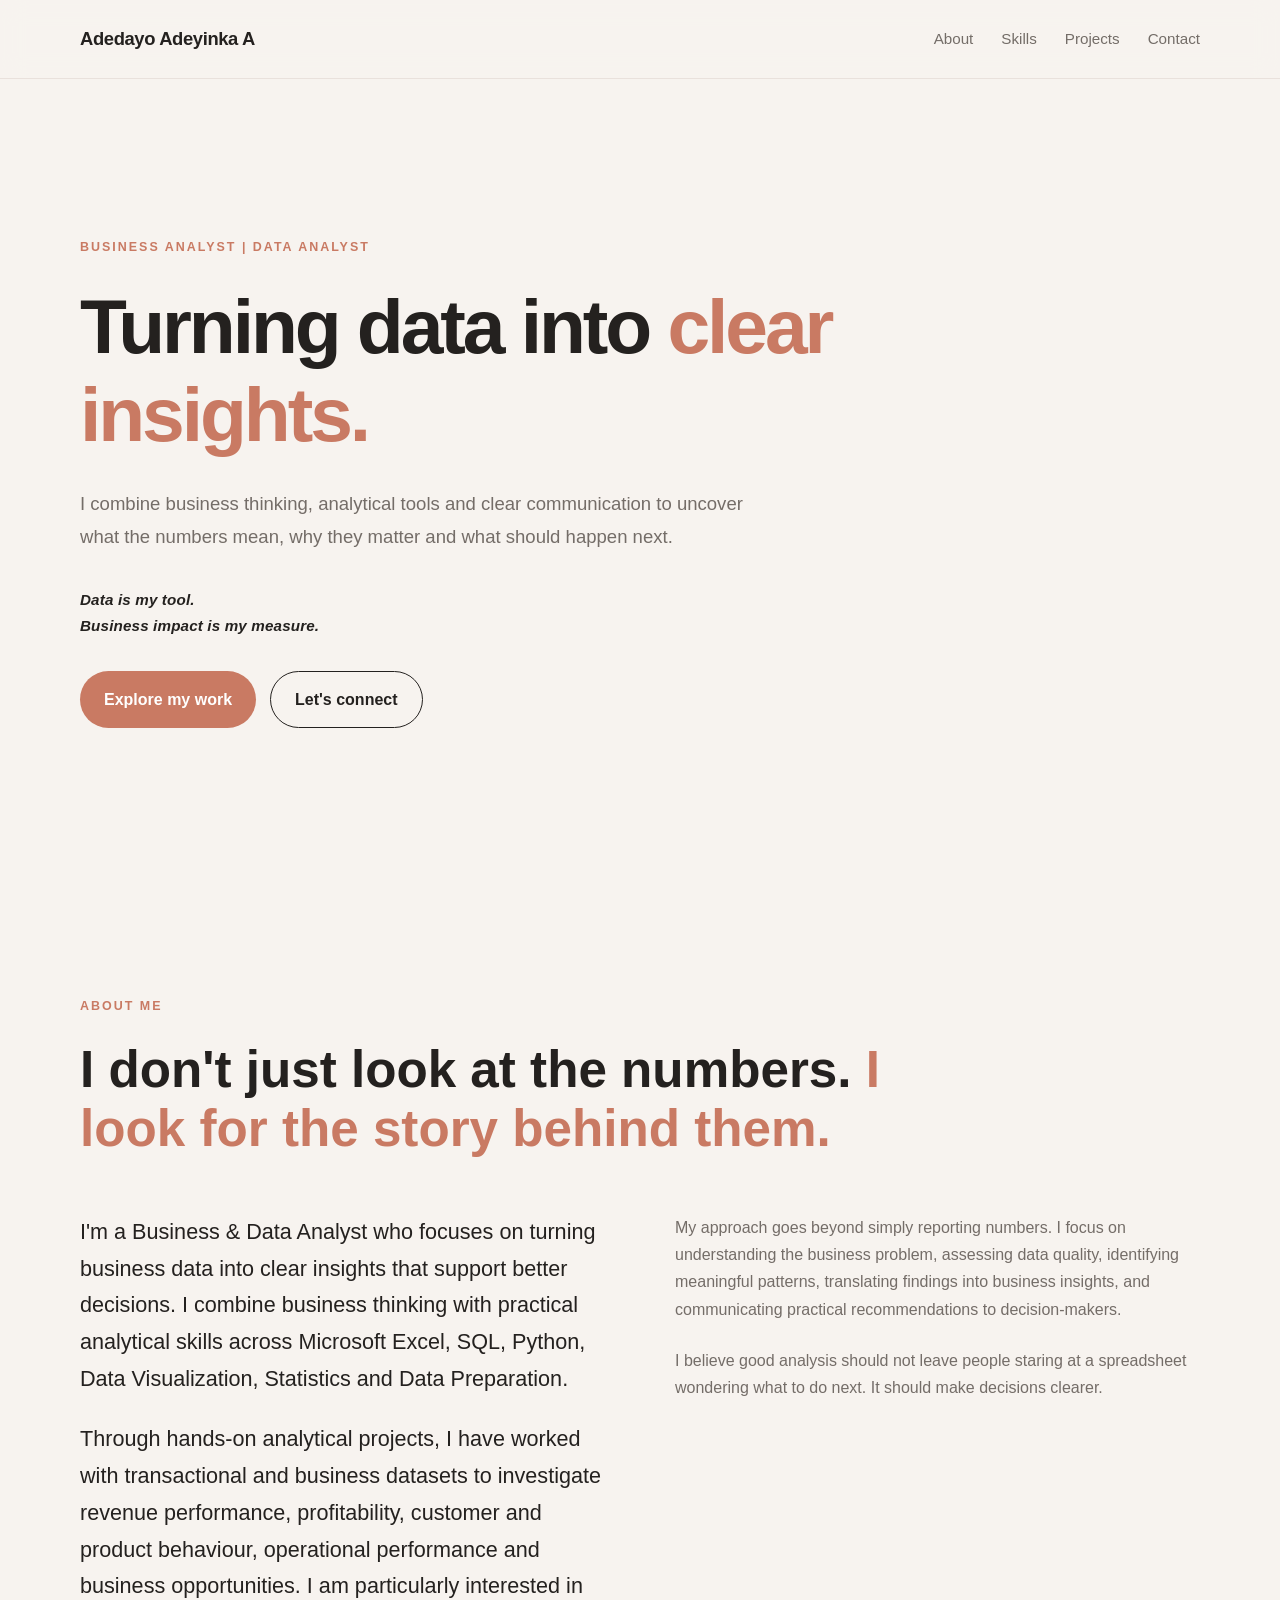
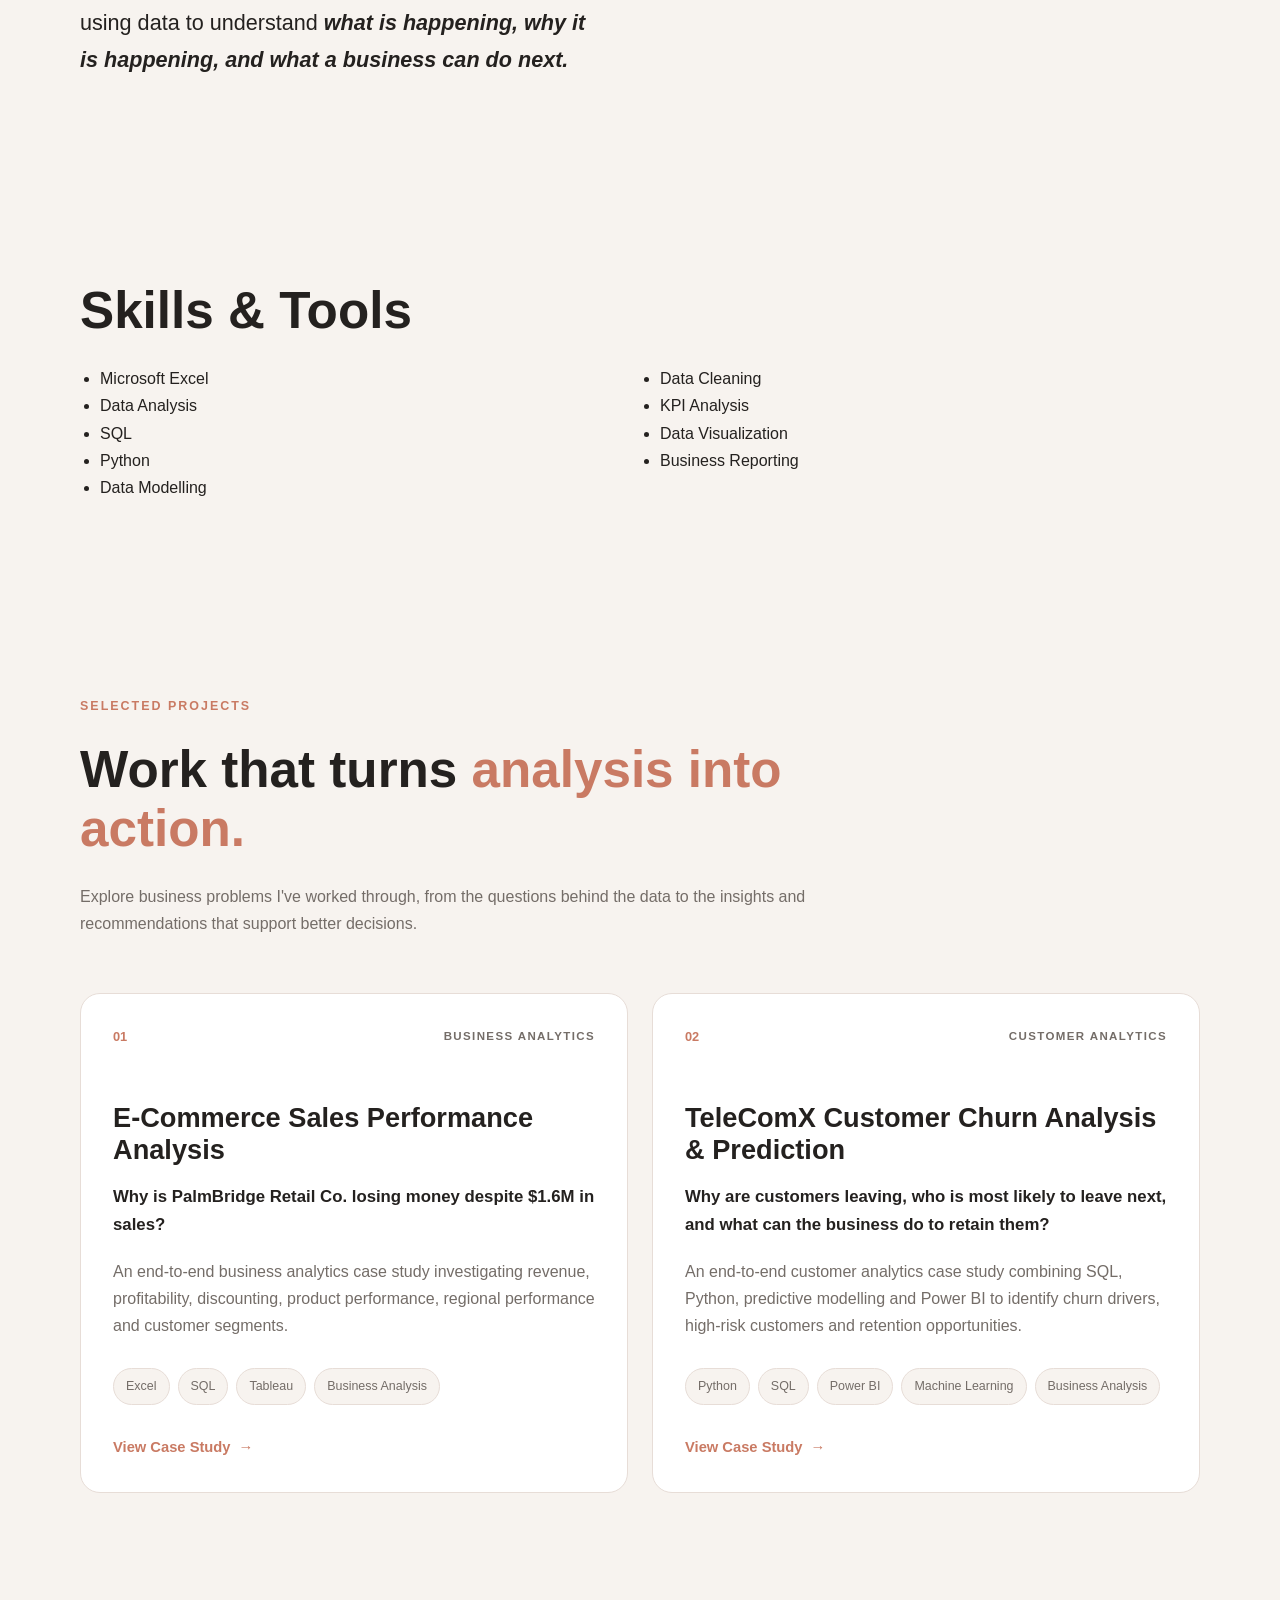
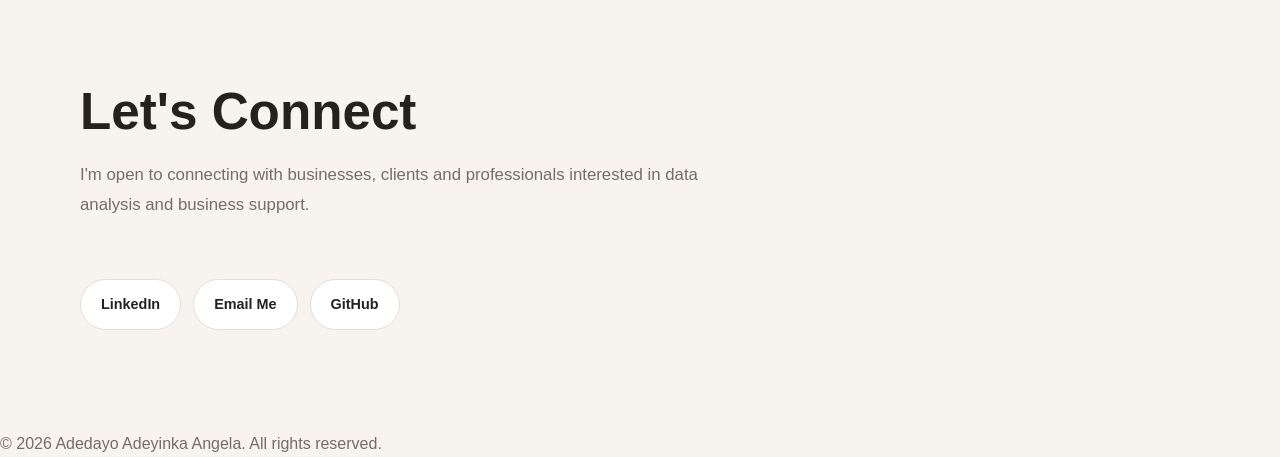
<file: index.html>
<!DOCTYPE html>
<html lang="en">
<head>
    <meta charset="UTF-8">
    <meta name="viewport" content="width=device-width, initial-scale=1.0">

    <title>Adedayo Adeyinka Angela | Business Analyst</title>
    
    <link rel="stylesheet" href="css/style.css">
       
</head>

<body>

        <header class="site-header">
    <div class="nav-container">

        <a href="#" class="brand">
            Adedayo Adeyinka A
        </a>

        <nav class="nav-links">
            <a href="#about">About</a>
            <a href="#skills">Skills</a>
            <a href="#projects">Projects</a>
            <a href="#contact">Contact</a>
        </nav>

    </div>
</header>

<main>

    <section class="hero">

        <div class="hero-content">

            <p class="eyebrow">
                BUSINESS ANALYST | DATA ANALYST
            </p>

            <h1>
                Turning data into
                <span>clear insights.</span>
            </h1>

            <p class="hero-description">
                I combine business thinking, analytical tools and clear
                communication to uncover what the numbers mean, why they
                matter and what should happen next.

               <p class="hero-statement">
    Data is my tool.<br>
    Business impact is my measure.
</p>

            <div class="hero-actions">

                <a href="#projects" class="button">
                    Explore my work
                </a>

                <a href="#contact" class="button secondary">
                    Let's connect
                </a>

            </div>

        </div>

    </section>


       <section class="about" id="about">

    <div class="section-heading">
        <p class="eyebrow">ABOUT ME</p>

        <h2>
            I don't just look at the numbers.
            <span>I look for the story behind them.</span>
        </h2>
    </div>

    <div class="about-grid">

        <div class="about-intro">

            <p>
                I'm a Business & Data Analyst who focuses on turning business data into clear 
                insights that support better decisions. I combine business thinking with 
                practical analytical skills across Microsoft Excel, SQL, Python, Data Visualization, 
                Statistics and Data Preparation. 
            </p>

           <p>
               Through hands-on analytical projects, I have worked with transactional 
               and business datasets to investigate revenue performance, profitability, 
               customer and product behaviour, operational performance and business opportunities. 
               I am particularly interested in using data to understand <b><i>what is happening, 
               why it is happening, and what a business can do next.</i></b>
           </p>

        </div>

        <div class="about-details">

            <p>
                My approach goes beyond simply reporting numbers. 
                I focus on understanding the business problem, assessing data quality, 
                identifying meaningful patterns, translating findings into business insights, 
                and communicating practical recommendations to decision-makers. 
            </p>

            <p>
                I believe good analysis should not leave people
                staring at a spreadsheet wondering what to do next.
                It should make decisions clearer.
            </p>

        </div>

    </div>

</section>


        <section id="skills">

            <h2>Skills & Tools</h2>

            <ul class="skills-list">

                <li>Microsoft Excel</li>
                <li>Data Analysis</li>
                <li>SQL</li>
                <li>Python</li>
                <li>Data Modelling</li>
                <li>Data Cleaning</li>
                <li>KPI Analysis</li>
                <li>Data Visualization</li>
                <li>Business Reporting</li>

            </ul>

        </section>


        <section class="projects-section" id="projects">

    <div class="section-heading">
        <p class="eyebrow">SELECTED PROJECTS</p>

        <h2>
            Work that turns
            <span>analysis into action.</span>
        </h2>

        <p>
            Explore business problems I've worked through, from the
            questions behind the data to the insights and recommendations
            that support better decisions.
        </p>
    </div>

    <div class="projects-grid">

        <article class="project-card">

            <div class="project-card-top">
                <span class="project-number">01</span>
                <span class="project-type">BUSINESS ANALYTICS</span>
            </div>

            <div class="project-card-content">

                <h3>E-Commerce Sales Performance Analysis</h3>

                <p class="project-question">
                    Why is PalmBridge Retail Co. losing money despite
                    $1.6M in sales?
                </p>

                <p>
                    An end-to-end business analytics case study investigating
                    revenue, profitability, discounting, product performance,
                    regional performance and customer segments.
                </p>

                <div class="project-tags">
                    <span>Excel</span>
                    <span>SQL</span>
                    <span>Tableau</span>
                    <span>Business Analysis</span>
                </div>

            </div>

            <a href="projects/ecommerce-sales-analysis.html"
               class="project-link">
                View Case Study <span>→</span>
            </a>

        </article>

        <article class="project-card">

    <div class="project-card-top">
        <span class="project-number">02</span>
        <span class="project-type">CUSTOMER ANALYTICS</span>
    </div>

    <div class="project-card-content">

        <h3>TeleComX Customer Churn Analysis & Prediction</h3>

        <p class="project-question">
            Why are customers leaving, who is most likely to leave next,
            and what can the business do to retain them?
        </p>

        <p>
            An end-to-end customer analytics case study combining
            SQL, Python, predictive modelling and Power BI to identify
            churn drivers, high-risk customers and retention opportunities.
        </p>

        <div class="project-tags">
            <span>Python</span>
            <span>SQL</span>
            <span>Power BI</span>
            <span>Machine Learning</span>
            <span>Business Analysis</span>
        </div>

    </div>

    <a href="projects/telecomx-churn-analysis.html"
       class="project-link">
        View Case Study <span>→</span>
    </a>

        </article>

    </div>

</section>


        <section id="contact">

            <h2>Let's Connect</h2>

            <p>
                I'm open to connecting with businesses, clients and
                professionals interested in data analysis and business
                support.
            </p>

            <br>
            
            <div class="contact-links"> 

            <a href="https://www.linkedin.com/" class="button">
                LinkedIn
            </a>
            
            <a href="mailto:adeyinkaangela86@gmail.com">
        Email Me
    </a>

    <a href="https://github.com/adeyinka-angela"
       target="_blank"
       rel="noopener">
        GitHub
    </a>

                </div>

        </section>

    </main>


    <footer>

        <p>
            © 2026 Adedayo Adeyinka Angela. All rights reserved.
        </p>

    </footer>

    <script src="js/script.js"></script>
</body>
</html>
</file>
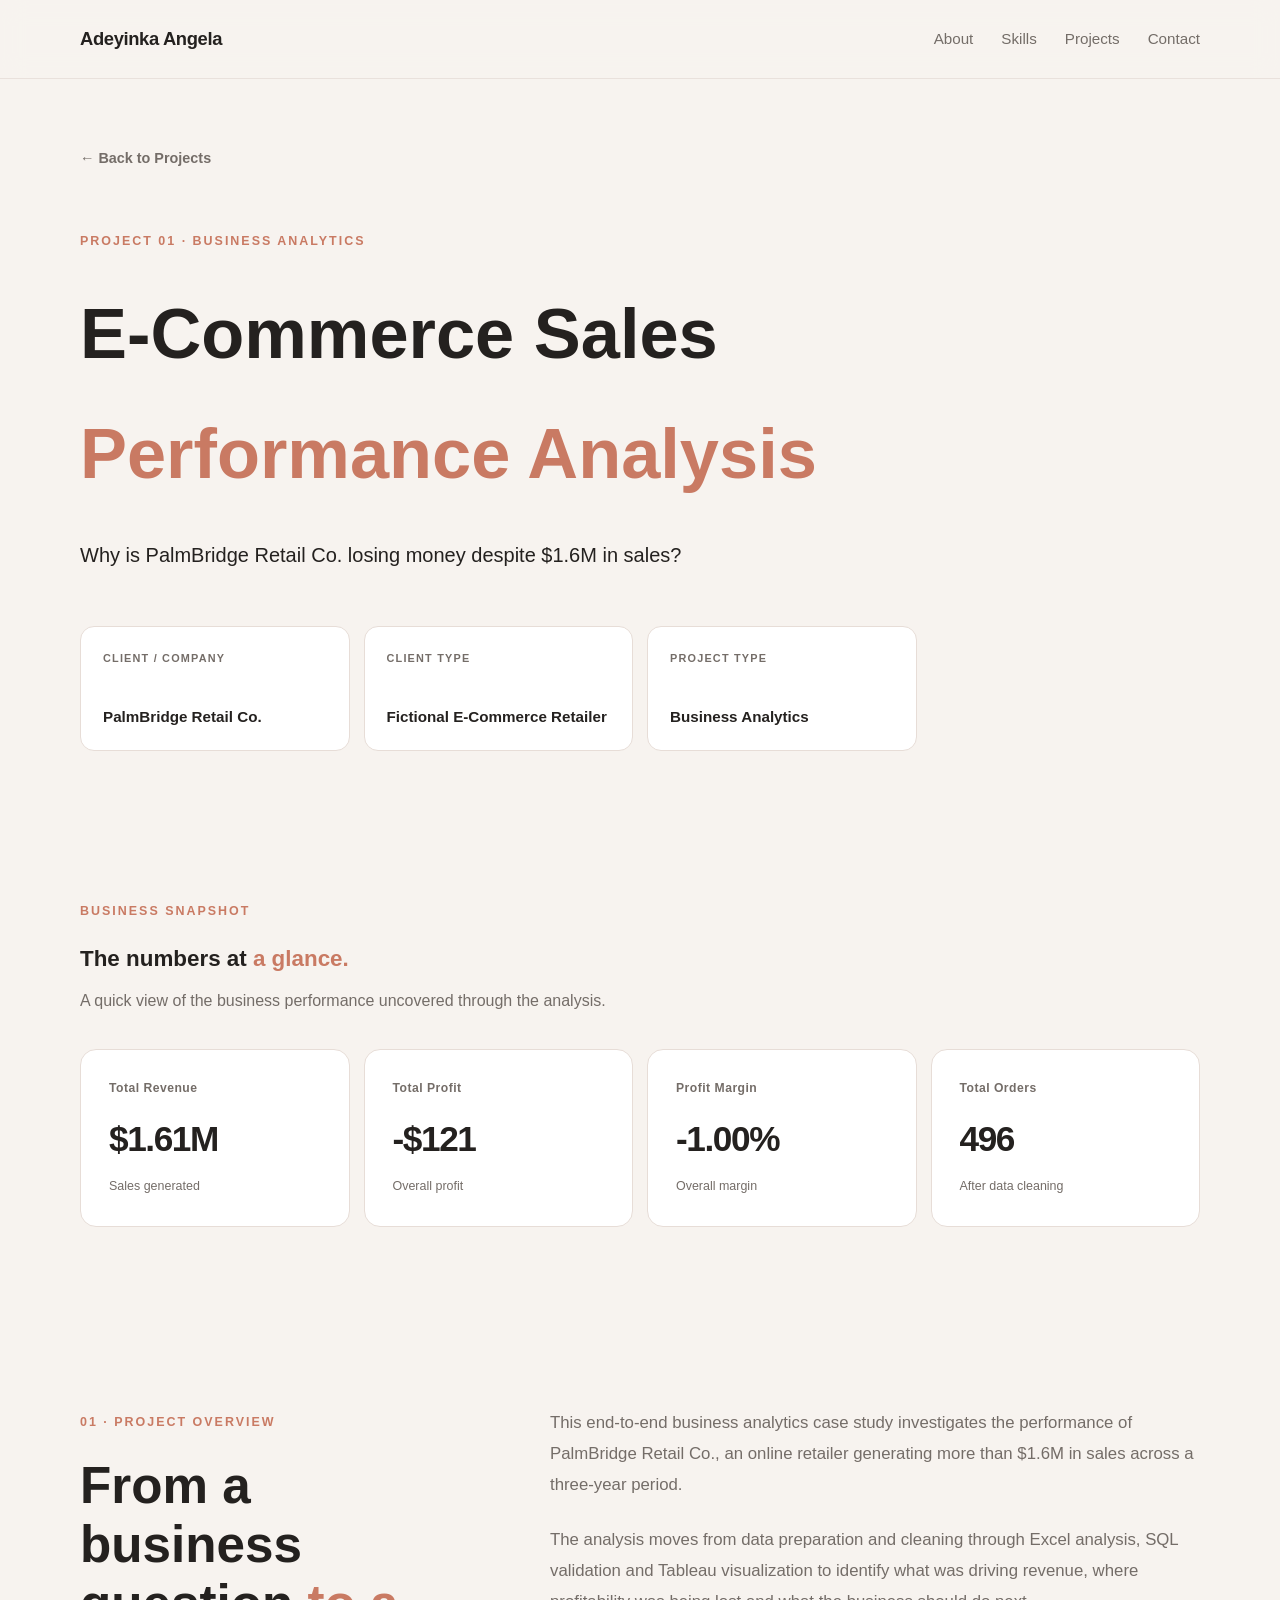
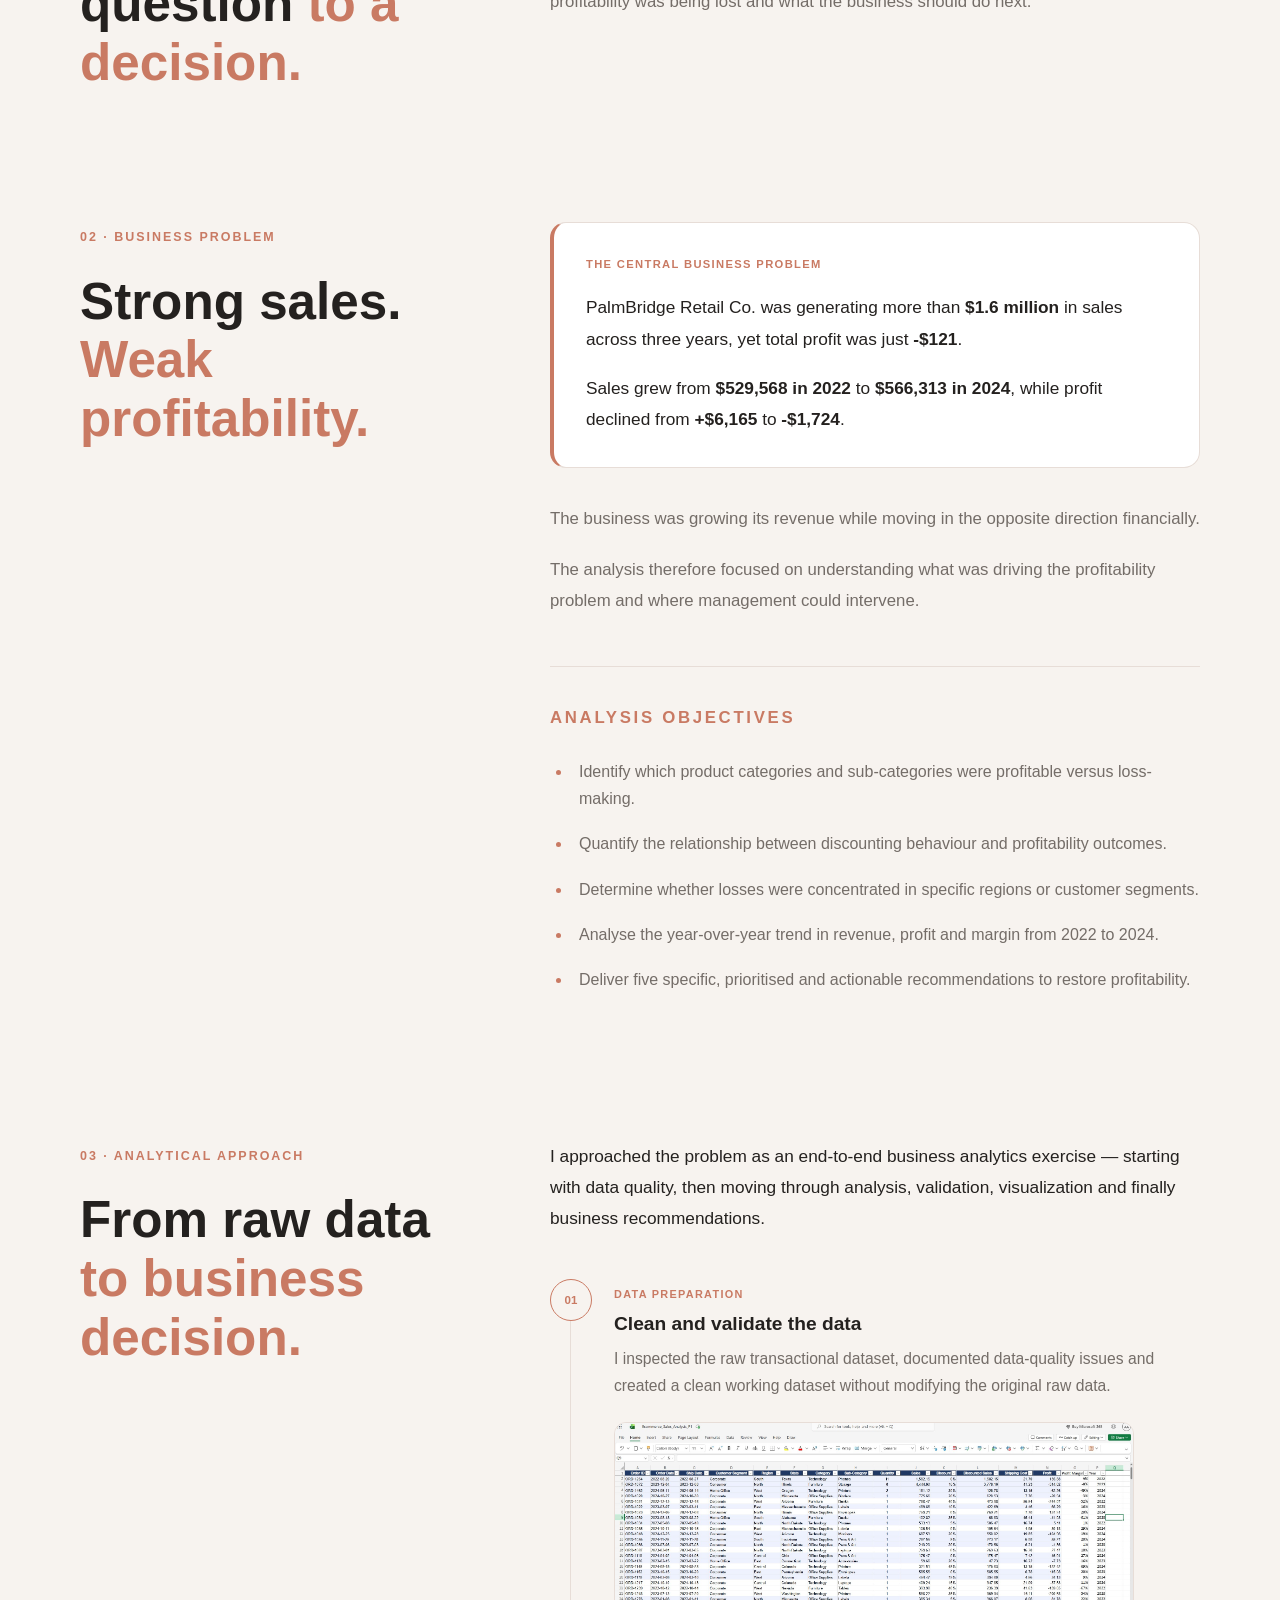
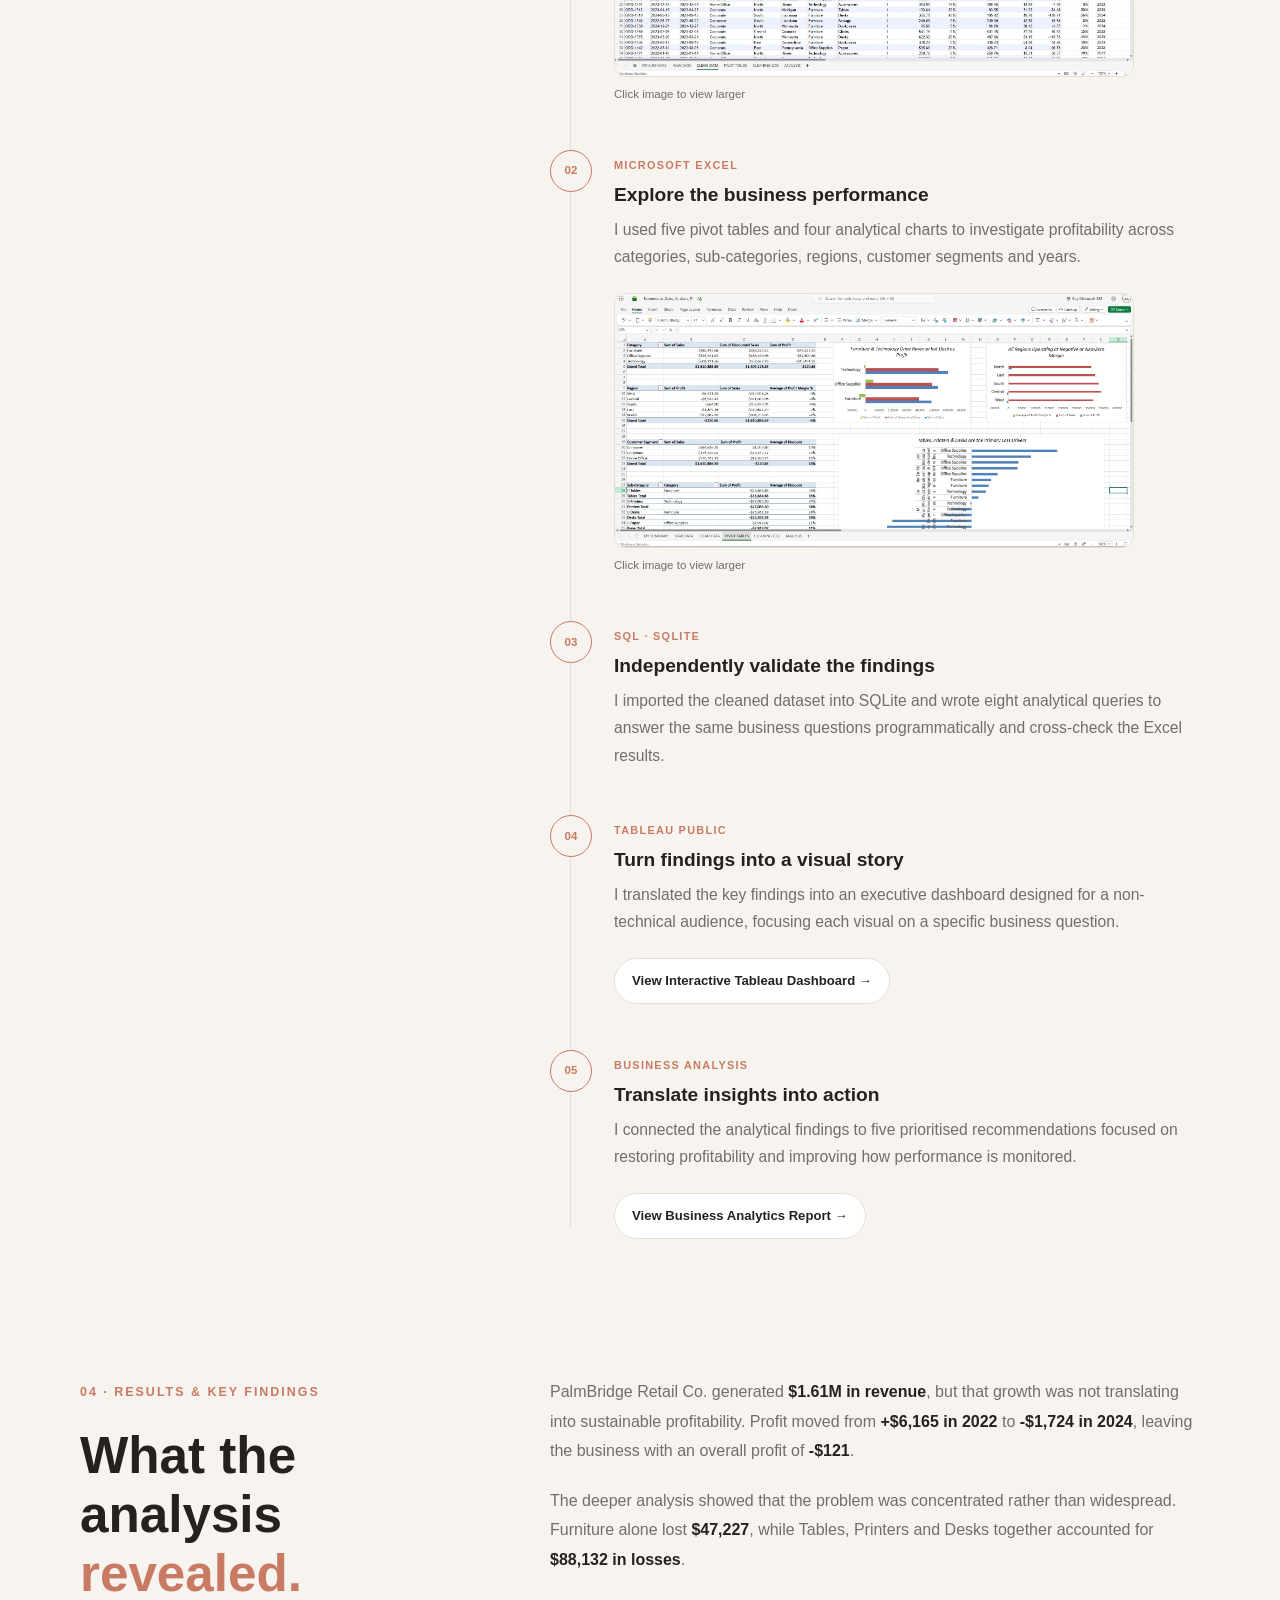
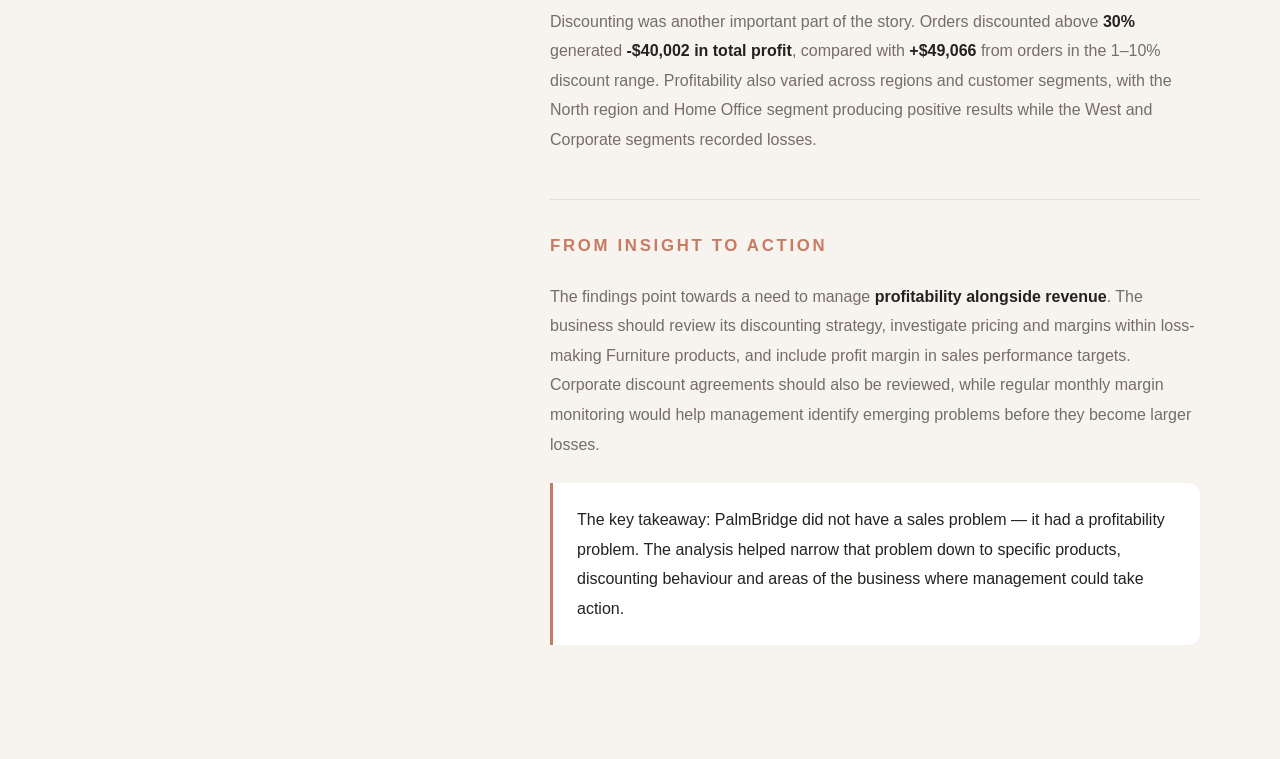
<file: projects/ecommerce-sales-analysis.html>
<!DOCTYPE html>
<html lang="en">

<head>
    <meta charset="UTF-8">

    <meta name="viewport"
          content="width=device-width, initial-scale=1.0">

    <title>E-Commerce Sales Performance Analysis | Adeyinka Angela</title>

    <link rel="stylesheet"
          href="../css/style.css">
</head>

<body>

    <header class="site-header">
        <div class="nav-container">

            <a href="../index.html" class="brand">
                Adeyinka Angela
            </a>

            <nav class="nav-links">
                <a href="../index.html#about">About</a>
                <a href="../index.html#skills">Skills</a>
                <a href="../index.html#projects">Projects</a>
                <a href="../index.html#contact">Contact</a>
            </nav>

        </div>
    </header>


    <main>

        <!-- PROJECT HEADER -->

        <section class="case-study-hero">

            <div class="case-study-navigation">
    <a href="../index.html#projects" class="back-link">
        ← Back to Projects
    </a>
</div>

<p class="eyebrow">
    PROJECT 01 · BUSINESS ANALYTICS
</p>
            <h4>
                E-Commerce Sales
                <span>Performance Analysis</span>
            </h4>

            <p class="case-study-question">
                Why is PalmBridge Retail Co. losing money
                despite $1.6M in sales?
            </p>

            <div class="project-meta">

                <div class="meta-item">
                    <span>CLIENT / COMPANY</span>
                    <strong>PalmBridge Retail Co.</strong>
                </div>

                <div class="meta-item">
                    <span>CLIENT TYPE</span>
                    <strong>Fictional E-Commerce Retailer</strong>
                </div>

                <div class="meta-item">
                    <span>PROJECT TYPE</span>
                    <strong>Business Analytics</strong>
                </div>

            </div>

        </section>


        <!-- KPI SUMMARY -->

       <section class="case-study-kpi-section">

    <div class="kpi-heading">
        <p class="eyebrow">BUSINESS SNAPSHOT</p>

        <h3>
            The numbers at
            <span>a glance.</span>
        </h3>

        <p>
            A quick view of the business performance uncovered through
            the analysis.
        </p>
    </div>

    <div class="case-study-kpis">

        <div class="case-kpi">
            <span>Total Revenue</span>
            <strong>$1.61M</strong>
            <small>Sales generated</small>
        </div>

        <div class="case-kpi">
            <span>Total Profit</span>
            <strong>-$121</strong>
            <small>Overall profit</small>
        </div>

        <div class="case-kpi">
            <span>Profit Margin</span>
            <strong>-1.00%</strong>
            <small>Overall margin</small>
        </div>

        <div class="case-kpi">
            <span>Total Orders</span>
            <strong>496</strong>
            <small>After data cleaning</small>
        </div>

    </div>

</section>

        
        <!-- PROJECT OVERVIEW -->

        <section class="case-study-section">

            <div class="case-study-heading">
                <p class="eyebrow">01 · PROJECT OVERVIEW</p>

                <h2>
                    From a business question
                    <span>to a decision.</span>
                </h2>
            </div>

            <div class="case-study-content">

                <p>
                    This end-to-end business analytics case study
                    investigates the performance of PalmBridge Retail Co.,
                    an online retailer generating more than $1.6M in sales
                    across a three-year period.
                </p>

                <p>
                    The analysis moves from data preparation and cleaning
                    through Excel analysis, SQL validation and Tableau
                    visualization to identify what was driving revenue,
                    where profitability was being lost and what the
                    business should do next.
                </p>

            </div>

        </section>

        <!-- BUSINESS PROBLEM & OBJECTIVES -->

<section class="case-study-section problem-section">

    <div class="case-study-heading">

        <p class="eyebrow">
            02 · BUSINESS PROBLEM
        </p>

        <h2>
            Strong sales.
            <span>Weak profitability.</span>
        </h2>

    </div>


    <div class="case-study-content">

        <div class="problem-highlight">

            <span class="problem-label">
                THE CENTRAL BUSINESS PROBLEM
            </span>

            <p>
                PalmBridge Retail Co. was generating more than
                <strong>$1.6 million</strong> in sales across three years,
                yet total profit was just <strong>-$121</strong>.
            </p>

            <p>
                Sales grew from <strong>$529,568 in 2022</strong> to
                <strong>$566,313 in 2024</strong>, while profit declined
                from <strong>+$6,165</strong> to <strong>-$1,724</strong>.
            </p>

        </div>


        <div class="problem-explanation">

            <p>
                The business was growing its revenue while moving in the
                opposite direction financially.
            </p>

            <p>
                The analysis therefore focused on understanding what was
                driving the profitability problem and where management
                could intervene.
            </p>

        </div>


        <div class="objectives-block">

            <p class="eyebrow">
                ANALYSIS OBJECTIVES
            </p>

            <ul class="objectives-list">

                <li>
                    Identify which product categories and sub-categories
                    were profitable versus loss-making.
                </li>

                <li>
                    Quantify the relationship between discounting behaviour
                    and profitability outcomes.
                </li>

                <li>
                    Determine whether losses were concentrated in specific
                    regions or customer segments.
                </li>

                <li>
                    Analyse the year-over-year trend in revenue, profit
                    and margin from 2022 to 2024.
                </li>

                <li>
                    Deliver five specific, prioritised and actionable
                    recommendations to restore profitability.
                </li>

            </ul>

        </div>

    </div>

</section>


        <!-- ANALYTICAL APPROACH -->

<section class="case-study-section approach-section">

    <div class="case-study-heading">

        <p class="eyebrow">
            03 · ANALYTICAL APPROACH
        </p>

        <h2>
            From raw data
            <span>to business decision.</span>
        </h2>

    </div>


    <div class="case-study-content">

        <div class="approach-intro">

            <p>
                I approached the problem as an end-to-end business
                analytics exercise — starting with data quality, then
                moving through analysis, validation, visualization and
                finally business recommendations.
            </p>

        </div>


        <div class="approach-steps">


            <!-- STEP 01 -->

            <div class="approach-step">

                <div class="approach-number">
                    01
                </div>

                <div class="approach-step-content">

                    <span class="approach-tool">
                        DATA PREPARATION
                    </span>

                    <h3>
                        Clean and validate the data
                    </h3>

                    <p>
                        I inspected the raw transactional dataset,
                        documented data-quality issues and created a
                        clean working dataset without modifying the
                        original raw data.
                    </p>
                    <div class="approach-evidence">

    <a href="Ecommerce_Datapreparation.jpg"
       target="_blank"
       rel="noopener">

        <img
            src="Ecommerce_Datapreparation.jpg"
            alt="Cleaned e-commerce sales dataset in Microsoft Excel"
        >

    </a>

    <span>
        Click image to view larger
    </span>

</div>

                </div>

            </div>


            <!-- STEP 02 -->

            <div class="approach-step">

                <div class="approach-number">
                    02
                </div>

                <div class="approach-step-content">

                    <span class="approach-tool">
                        MICROSOFT EXCEL
                    </span>

                    <h3>
                        Explore the business performance
                    </h3>

                    <p>
                        I used five pivot tables and four analytical
                        charts to investigate profitability across
                        categories, sub-categories, regions, customer
                        segments and years.
                    </p>
                    <div class="approach-evidence">

    <a href="Ecommerce_Pivottable.jpg"
       target="_blank"
       rel="noopener">

        <img
            src="Ecommerce_Pivottable.jpg"
            alt="Cleaned e-commerce sales dataset in Microsoft Excel"
        >

    </a>

    <span>
        Click image to view larger
    </span>

</div>

                </div>

            </div>


            <!-- STEP 03 -->

            <div class="approach-step">

                <div class="approach-number">
                    03
                </div>

                <div class="approach-step-content">

                    <span class="approach-tool">
                        SQL · SQLITE
                    </span>

                    <h3>
                        Independently validate the findings
                    </h3>

                    <p>
                        I imported the cleaned dataset into SQLite and
                        wrote eight analytical queries to answer the
                        same business questions programmatically and
                        cross-check the Excel results.
                    </p>

                </div>

            </div>


            <!-- STEP 04 -->

            <div class="approach-step">

                <div class="approach-number">
                    04
                </div>

                <div class="approach-step-content">

                    <span class="approach-tool">
                        TABLEAU PUBLIC
                    </span>

                    <h3>
                        Turn findings into a visual story
                    </h3>

                    <p>
                        I translated the key findings into an executive
                        dashboard designed for a non-technical audience,
                        focusing each visual on a specific business
                        question.
                    </p>
                    <div class="approach-evidence">

    <a
        class="evidence-link"
        href="https://public.tableau.com/views/PalmBridgeRetailCo-SalesPerformanceDashboard/ExecutiveDashboard"
        target="_blank"
        rel="noopener"
    >
        View Interactive Tableau Dashboard →
    </a>

</div>

                </div>

            </div>


            <!-- STEP 05 -->

            <div class="approach-step">

                <div class="approach-number">
                    05
                </div>

                <div class="approach-step-content">

                    <span class="approach-tool">
                        BUSINESS ANALYSIS
                    </span>

                    <h3>
                        Translate insights into action
                    </h3>

                    <p>
                        I connected the analytical findings to five
                        prioritised recommendations focused on restoring
                        profitability and improving how performance is
                        monitored.
                    </p>
                    <div class="approach-evidence">

    <a
        class="evidence-link"
        href="../Ecommerce_Business_Report.docx"
        target="_blank"
        rel="noopener"
    >
        View Business Analytics Report →
    </a>

</div>

                </div>

            </div>


        </div>

    </div>

</section>


        <section class="case-study-section results-section">
    <div class="case-study-heading">
        <p class="eyebrow">04 · RESULTS & KEY FINDINGS</p>
        <h2>
            What the analysis
            <span>revealed.</span>
        </h2>
    </div>

    <div class="case-study-content results-content">

        <div class="results-block">
            <p>
                PalmBridge Retail Co. generated <strong>$1.61M in revenue</strong>,
                but that growth was not translating into sustainable profitability.
                Profit moved from <strong>+$6,165 in 2022</strong> to
                <strong>-$1,724 in 2024</strong>, leaving the business with an
                overall profit of <strong>-$121</strong>.
            </p>

            <p>
                The deeper analysis showed that the problem was concentrated rather
                than widespread. Furniture alone lost <strong>$47,227</strong>,
                while Tables, Printers and Desks together accounted for
                <strong>$88,132 in losses</strong>.
            </p>
        </div>

        <div class="results-block">
            <p>
                Discounting was another important part of the story. Orders
                discounted above <strong>30%</strong> generated
                <strong>-$40,002 in total profit</strong>, compared with
                <strong>+$49,066</strong> from orders in the 1–10% discount range.
                Profitability also varied across regions and customer segments,
                with the North region and Home Office segment producing positive
                results while the West and Corporate segments recorded losses.
            </p>
        </div>

        <div class="results-action">
            <p class="eyebrow">FROM INSIGHT TO ACTION</p>

            <p>
                The findings point towards a need to manage
                <strong>profitability alongside revenue</strong>. The business
                should review its discounting strategy, investigate pricing and
                margins within loss-making Furniture products, and include profit
                margin in sales performance targets. Corporate discount agreements
                should also be reviewed, while regular monthly margin monitoring
                would help management identify emerging problems before they become
                larger losses.
            </p>

            <p class="results-takeaway">
                The key takeaway: PalmBridge did not have a sales problem —
                it had a profitability problem. The analysis helped narrow that
                problem down to specific products, discounting behaviour and areas
                of the business where management could take action.
            </p>
        </div>

    </div>
</section>
              
    </main>
    
    <script src="../js/script.js"></script>

</body>

</html>
</file>
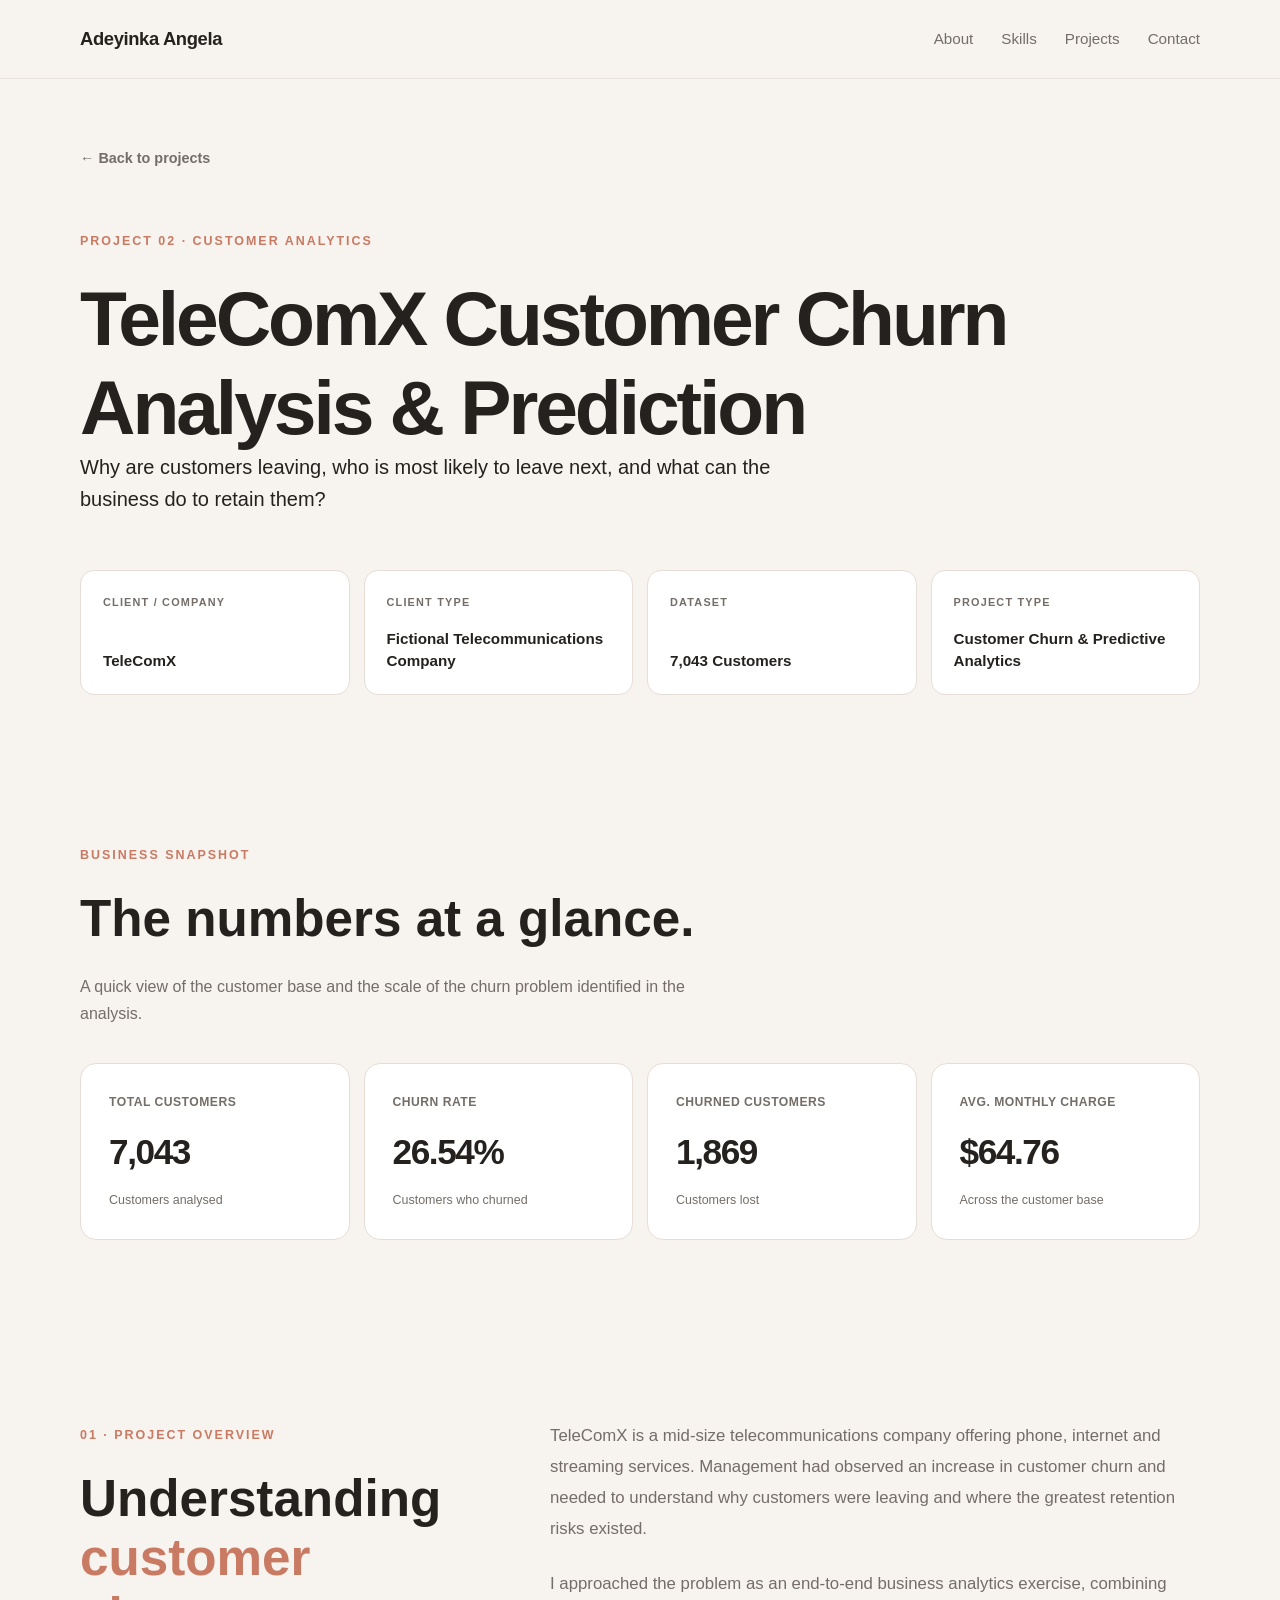
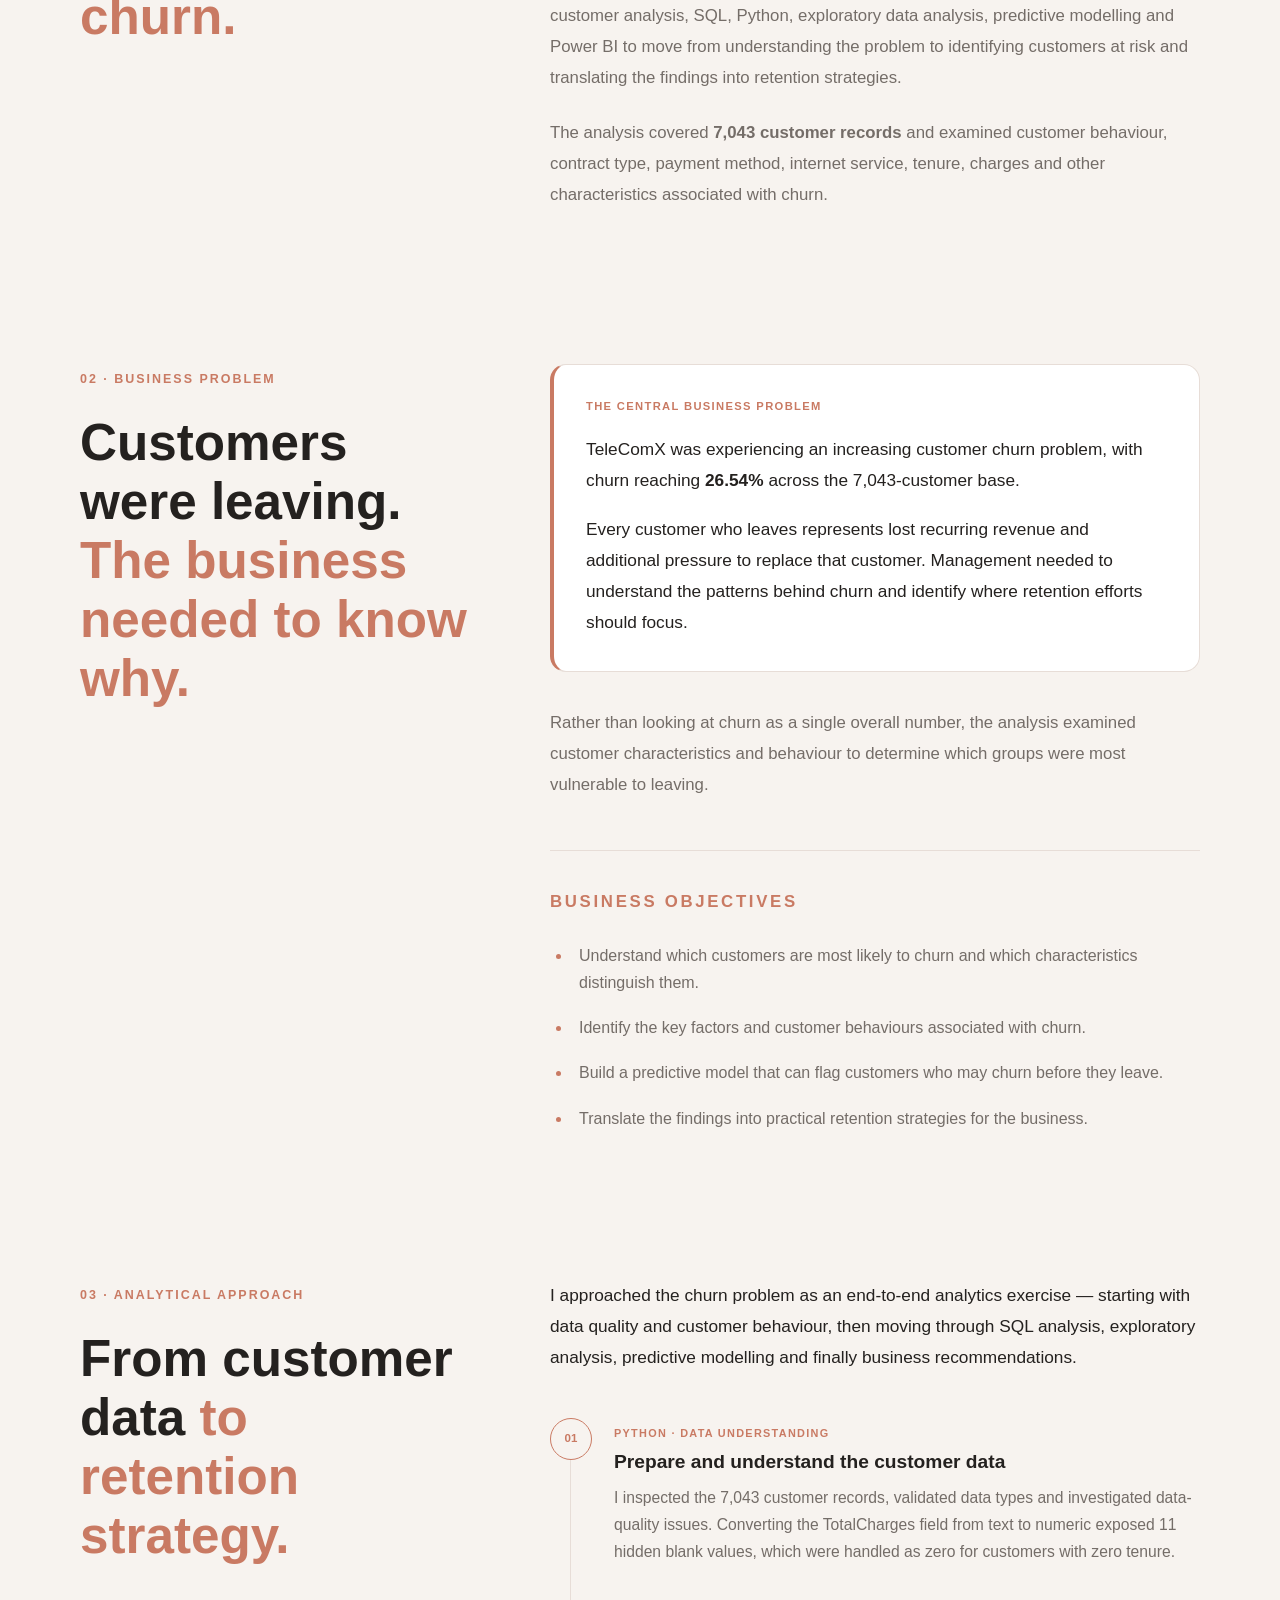
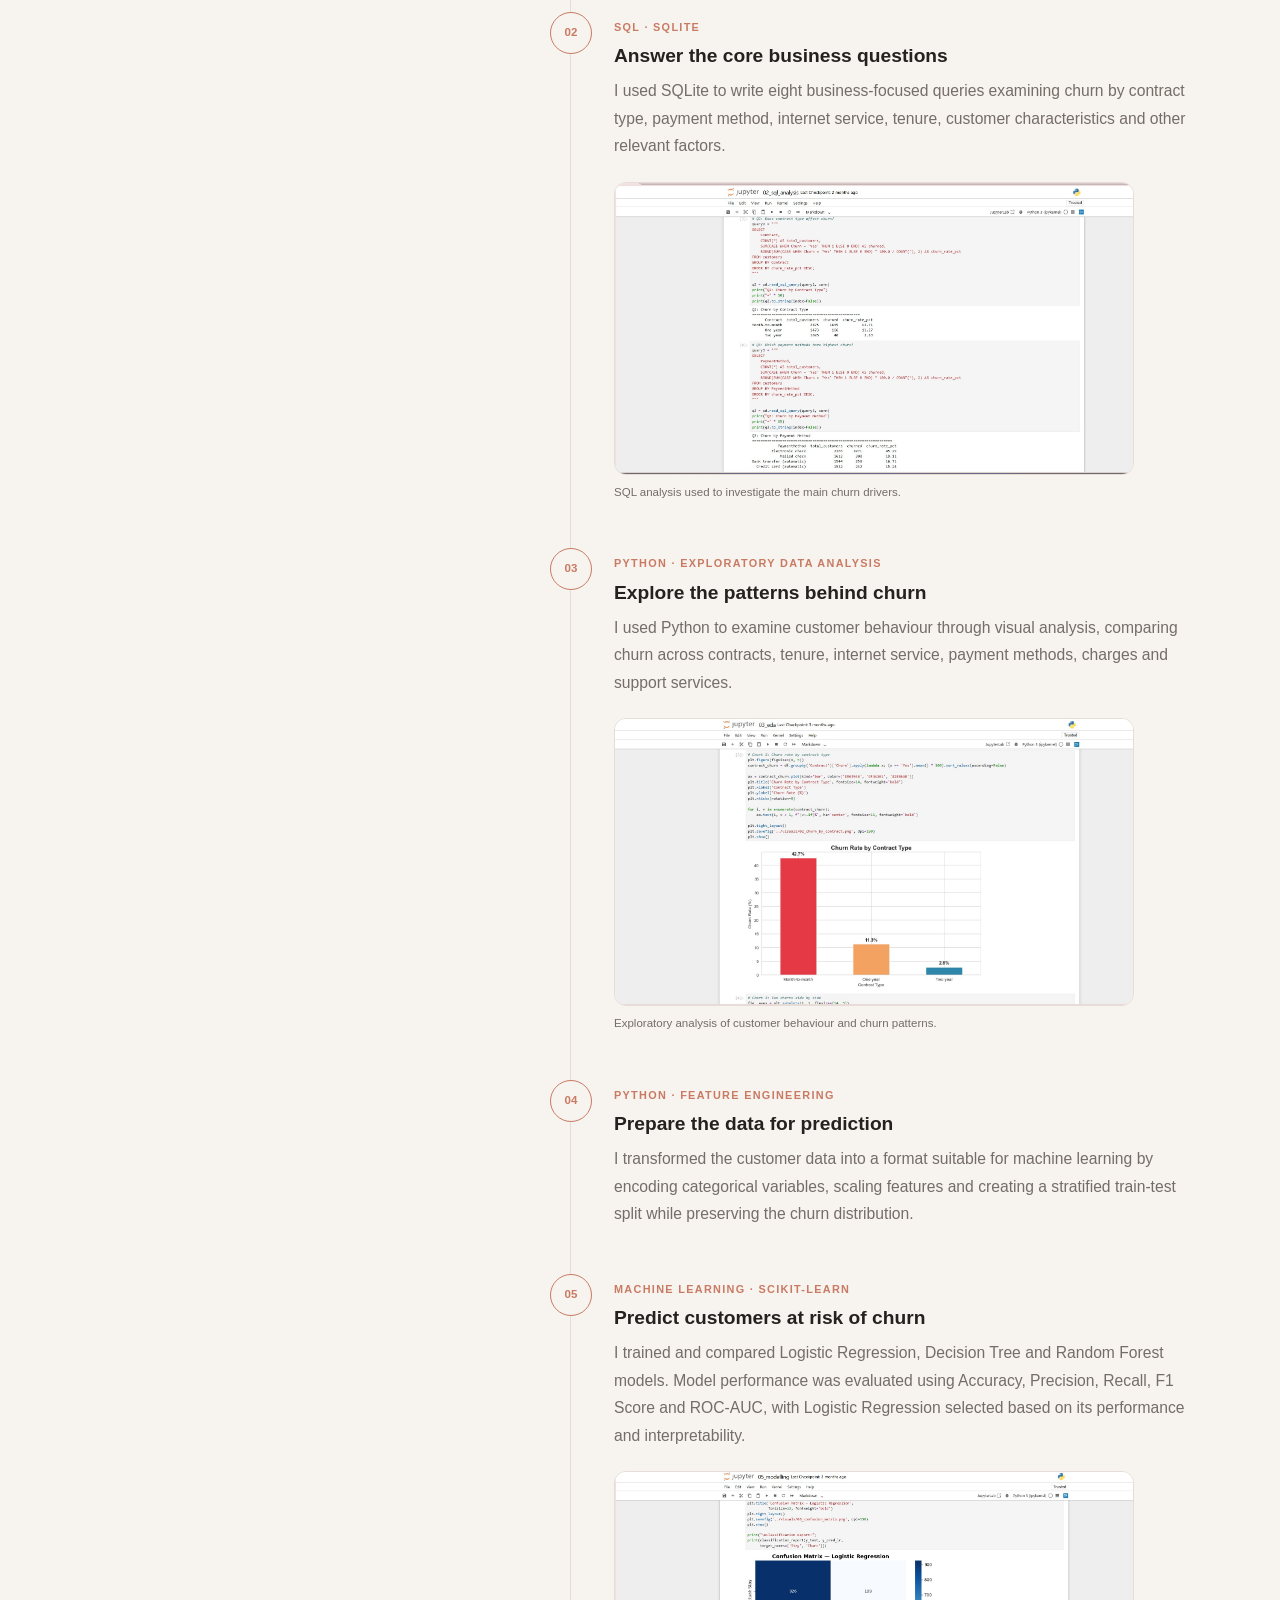
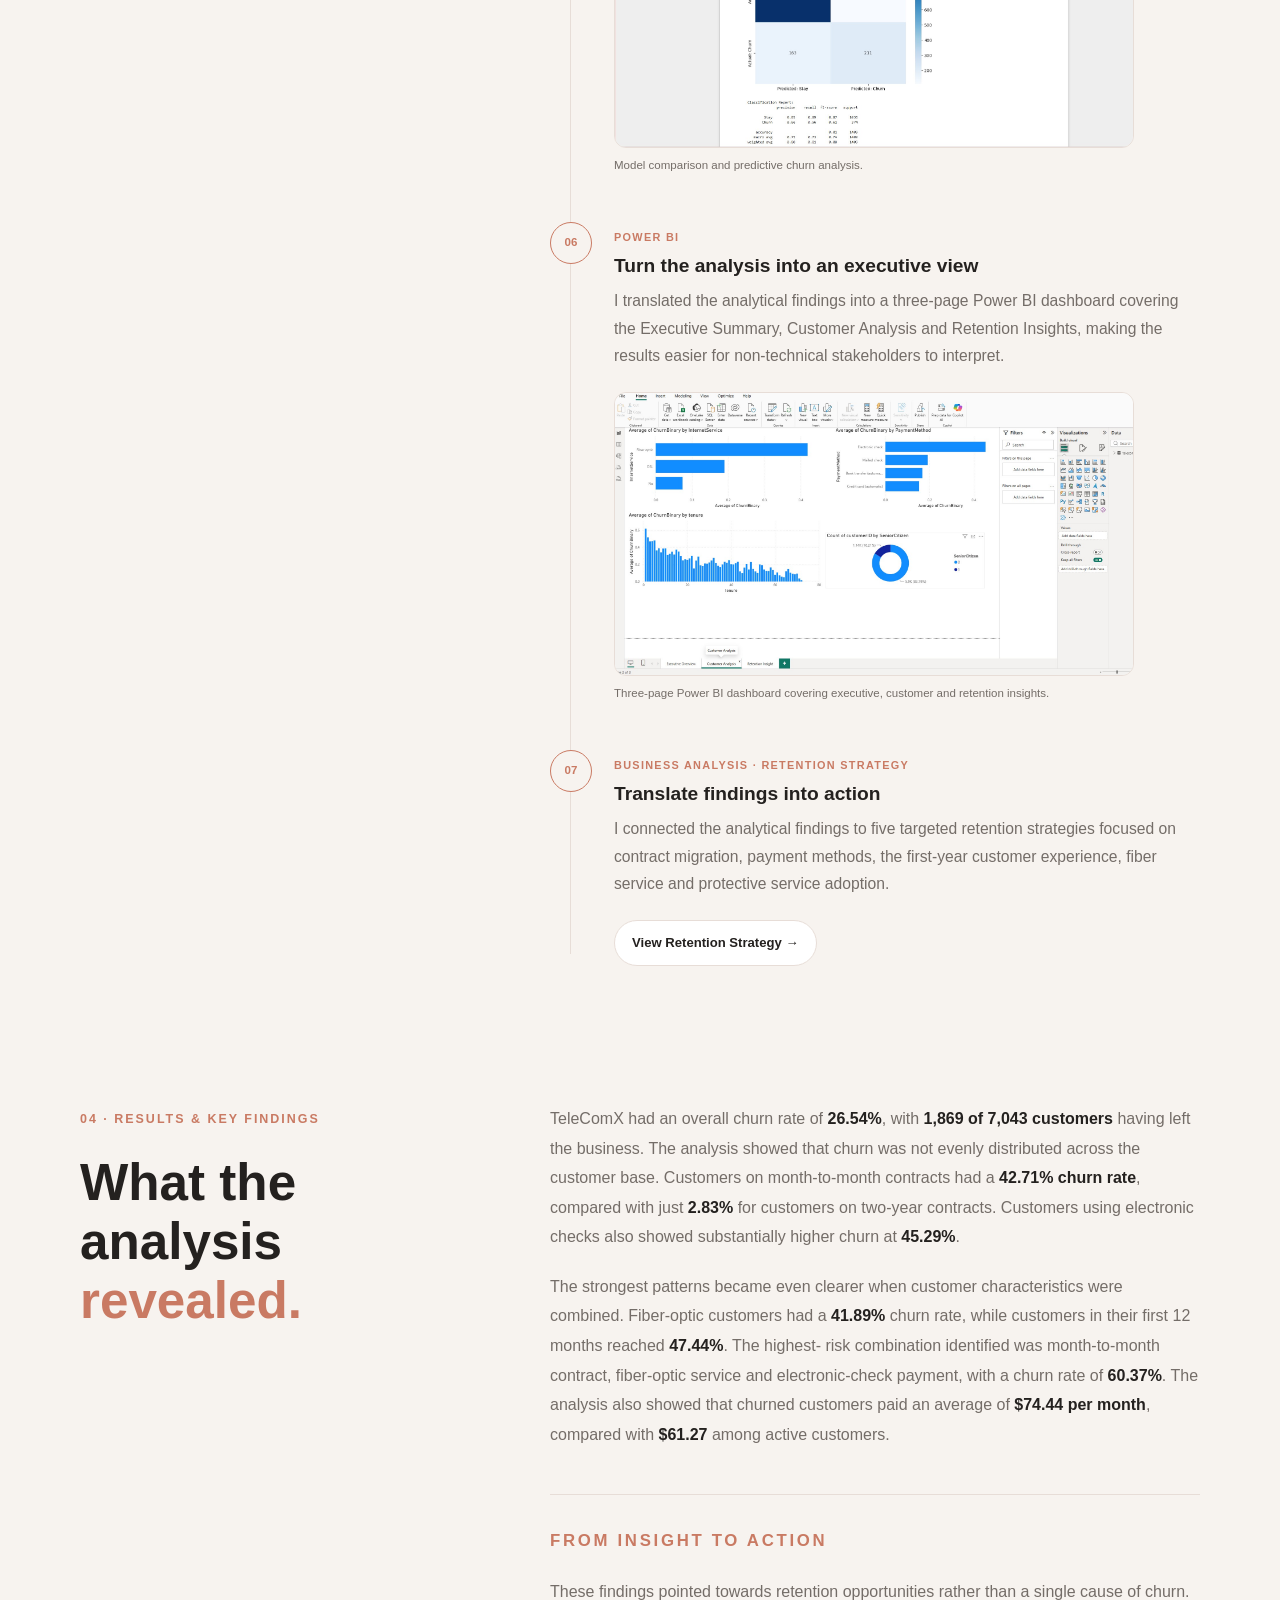
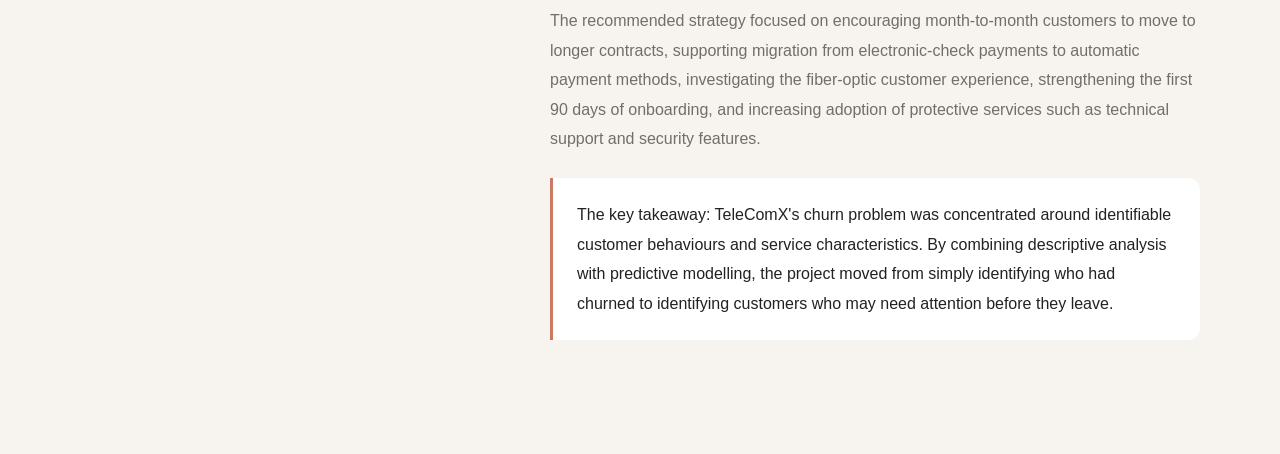
<file: projects/telecomx-churn-analysis.html>
<!DOCTYPE html>
<html lang="en">
<head>
    <meta charset="UTF-8">
    <meta name="viewport" content="width=device-width, initial-scale=1.0">

    <title>TeleComX Customer Churn Analysis | Adeyinka Angela</title>

    <link rel="stylesheet" href="../css/style.css">
</head>

<body>

<header class="site-header">
    <div class="nav-container">
        <a href="../index.html" class="brand">Adeyinka Angela</a>

        <nav class="nav-links">
            <a href="../index.html#about">About</a>
            <a href="../index.html#skills">Skills</a>
            <a href="../index.html#projects">Projects</a>
            <a href="../index.html#contact">Contact</a>
        </nav>
    </div>
</header>


<main>

    <!-- PROJECT HERO -->

    <section class="case-study-hero">

        <div class="case-study-navigation">
            <a href="../index.html#projects" class="back-link">
                ← Back to projects
            </a>
        </div>

        <p class="eyebrow">
            PROJECT 02 · CUSTOMER ANALYTICS
        </p>

        <h1>
            TeleComX Customer Churn
            <span>Analysis & Prediction</span>
        </h1>

        <p class="case-study-question">
            Why are customers leaving, who is most likely to leave next,
            and what can the business do to retain them?
        </p>

        <div class="project-meta">

            <div class="meta-item">
                <span>CLIENT / COMPANY</span>
                <strong>TeleComX</strong>
            </div>

            <div class="meta-item">
                <span>CLIENT TYPE</span>
                <strong>Fictional Telecommunications Company</strong>
            </div>

            <div class="meta-item">
                <span>DATASET</span>
                <strong>7,043 Customers</strong>
            </div>

            <div class="meta-item">
                <span>PROJECT TYPE</span>
                <strong>Customer Churn & Predictive Analytics</strong>
            </div>

        </div>

    </section>


    <!-- BUSINESS SNAPSHOT -->

    <section class="case-study-kpi-section">

        <div class="kpi-heading">

            <p class="eyebrow">
                BUSINESS SNAPSHOT
            </p>

            <h2>
                The numbers
                <span>at a glance.</span>
            </h2>

            <p>
                A quick view of the customer base and the scale of the
                churn problem identified in the analysis.
            </p>

        </div>


        <div class="case-study-kpis">

            <div class="case-kpi">
                <span>TOTAL CUSTOMERS</span>
                <strong>7,043</strong>
                <small>Customers analysed</small>
            </div>

            <div class="case-kpi">
                <span>CHURN RATE</span>
                <strong>26.54%</strong>
                <small>Customers who churned</small>
            </div>

            <div class="case-kpi">
                <span>CHURNED CUSTOMERS</span>
                <strong>1,869</strong>
                <small>Customers lost</small>
            </div>

            <div class="case-kpi">
                <span>AVG. MONTHLY CHARGE</span>
                <strong>$64.76</strong>
                <small>Across the customer base</small>
            </div>

        </div>

    </section>


    <!-- PROJECT OVERVIEW -->

    <section class="case-study-section">

        <div class="case-study-heading">

            <p class="eyebrow">
                01 · PROJECT OVERVIEW
            </p>

            <h2>
                Understanding
                <span>customer churn.</span>
            </h2>

        </div>


        <div class="case-study-content">

            <p>
                TeleComX is a mid-size telecommunications company offering
                phone, internet and streaming services. Management had
                observed an increase in customer churn and needed to
                understand why customers were leaving and where the
                greatest retention risks existed.
            </p>

            <p>
                I approached the problem as an end-to-end business analytics
                exercise, combining customer analysis, SQL, Python,
                exploratory data analysis, predictive modelling and
                Power BI to move from understanding the problem to
                identifying customers at risk and translating the findings
                into retention strategies.
            </p>

            <p>
                The analysis covered <strong>7,043 customer records</strong>
                and examined customer behaviour, contract type, payment
                method, internet service, tenure, charges and other
                characteristics associated with churn.
            </p>

        </div>

    </section>


  
  <section class="case-study-section problem-section">

    <div class="case-study-heading">

        <p class="eyebrow">
            02 · BUSINESS PROBLEM
        </p>

        <h2>
            Customers were leaving.
            <span>The business needed to know why.</span>
        </h2>

    </div>


    <div class="case-study-content">

        <div class="problem-highlight">

            <span class="problem-label">
                THE CENTRAL BUSINESS PROBLEM
            </span>

            <p>
                TeleComX was experiencing an increasing customer churn
                problem, with churn reaching <strong>26.54%</strong>
                across the 7,043-customer base.
            </p>

            <p>
                Every customer who leaves represents lost recurring
                revenue and additional pressure to replace that customer.
                Management needed to understand the patterns behind
                churn and identify where retention efforts should focus.
            </p>

        </div>


        <div class="problem-explanation">

            <p>
                Rather than looking at churn as a single overall number,
                the analysis examined customer characteristics and
                behaviour to determine which groups were most vulnerable
                to leaving.
            </p>

        </div>


        <div class="objectives-block">

            <p class="eyebrow">
                BUSINESS OBJECTIVES
            </p>

            <ul class="objectives-list">

                <li>
                    Understand which customers are most likely to churn
                    and which characteristics distinguish them.
                </li>

                <li>
                    Identify the key factors and customer behaviours
                    associated with churn.
                </li>

                <li>
                    Build a predictive model that can flag customers
                    who may churn before they leave.
                </li>

                <li>
                    Translate the findings into practical retention
                    strategies for the business.
                </li>

            </ul>

        </div>

    </div>

</section>



  <section class="case-study-section approach-section">

    <div class="case-study-heading">

        <p class="eyebrow">
            03 · ANALYTICAL APPROACH
        </p>

        <h2>
            From customer data
            <span>to retention strategy.</span>
        </h2>

    </div>


    <div class="case-study-content">

        <div class="approach-intro">

            <p>
                I approached the churn problem as an end-to-end analytics
                exercise — starting with data quality and customer behaviour,
                then moving through SQL analysis, exploratory analysis,
                predictive modelling and finally business recommendations.
            </p>

        </div>


        <div class="approach-steps">


            <!-- STEP 01 -->

            <div class="approach-step">

                <div class="approach-number">
                    01
                </div>

                <div class="approach-step-content">

                    <span class="approach-tool">
                        PYTHON · DATA UNDERSTANDING
                    </span>

                    <h3>
                        Prepare and understand the customer data
                    </h3>

                    <p>
                        I inspected the 7,043 customer records, validated
                        data types and investigated data-quality issues.
                        Converting the TotalCharges field from text to
                        numeric exposed 11 hidden blank values, which were
                        handled as zero for customers with zero tenure.
                    </p>

                </div>

            </div>


            <!-- STEP 02 -->

            <div class="approach-step">

                <div class="approach-number">
                    02
                </div>

                <div class="approach-step-content">

                    <span class="approach-tool">
                        SQL · SQLITE
                    </span>

                    <h3>
                        Answer the core business questions
                    </h3>

                    <p>
                        I used SQLite to write eight business-focused
                        queries examining churn by contract type, payment
                        method, internet service, tenure, customer
                        characteristics and other relevant factors.
                    </p>
                    <div class="approach-evidence">
    <a href="TeleComX_SQL.jpg" target="_blank" rel="noopener">
        <img src="TeleComX_SQL.jpg"
             alt="TeleComX SQL customer churn analysis">
    </a>
    <span>SQL analysis used to investigate the main churn drivers.</span>
                    </div>

                </div>

            </div>


            <!-- STEP 03 -->

            <div class="approach-step">

                <div class="approach-number">
                    03
                </div>

                <div class="approach-step-content">

                    <span class="approach-tool">
                        PYTHON · EXPLORATORY DATA ANALYSIS
                    </span>

                    <h3>
                        Explore the patterns behind churn
                    </h3>

                    <p>
                        I used Python to examine customer behaviour through
                        visual analysis, comparing churn across contracts,
                        tenure, internet service, payment methods, charges
                        and support services.
                    </p>
                    <div class="approach-evidence">
    <a href="TeleComX_EDA.jpg" target="_blank" rel="noopener">
        <img src="TeleComX_EDA.jpg"
             alt="TeleComX exploratory data analysis in Python">
    </a>
    <span>Exploratory analysis of customer behaviour and churn patterns.</span>
                    </div>

                </div>

            </div>


            <!-- STEP 04 -->

            <div class="approach-step">

                <div class="approach-number">
                    04
                </div>

                <div class="approach-step-content">

                    <span class="approach-tool">
                        PYTHON · FEATURE ENGINEERING
                    </span>

                    <h3>
                        Prepare the data for prediction
                    </h3>

                    <p>
                        I transformed the customer data into a format suitable
                        for machine learning by encoding categorical variables,
                        scaling features and creating a stratified train-test
                        split while preserving the churn distribution.
                    </p>

                </div>

            </div>


            <!-- STEP 05 -->

            <div class="approach-step">

                <div class="approach-number">
                    05
                </div>

                <div class="approach-step-content">

                    <span class="approach-tool">
                        MACHINE LEARNING · SCIKIT-LEARN
                    </span>

                    <h3>
                        Predict customers at risk of churn
                    </h3>

                    <p>
                        I trained and compared Logistic Regression, Decision
                        Tree and Random Forest models. Model performance was
                        evaluated using Accuracy, Precision, Recall, F1 Score
                        and ROC-AUC, with Logistic Regression selected based
                        on its performance and interpretability.
                    </p>
                    <div class="approach-evidence">
    <a href="TeleComX_Predictive_Modelling.jpg" target="_blank" rel="noopener">
        <img src="TeleComX_Predictive_Modelling.jpg"
             alt="TeleComX predictive modelling results">
    </a>
    <span>Model comparison and predictive churn analysis.</span>
                    </div>

                </div>

            </div>


            <!-- STEP 06 -->

            <div class="approach-step">

                <div class="approach-number">
                    06
                </div>

                <div class="approach-step-content">

                    <span class="approach-tool">
                        POWER BI
                    </span>

                    <h3>
                        Turn the analysis into an executive view
                    </h3>

                    <p>
                        I translated the analytical findings into a
                        three-page Power BI dashboard covering the Executive
                        Summary, Customer Analysis and Retention Insights,
                        making the results easier for non-technical
                        stakeholders to interpret.
                    </p>
                    <div class="approach-evidence">
    <a href="TeleComX_PowerBl.jpg" target="_blank" rel="noopener">
        <img src="TeleComX_PowerBl.jpg"
             alt="TeleComX Power BI customer churn dashboard">
    </a>
    <span>Three-page Power BI dashboard covering executive, customer and retention insights.</span>
                    </div>

                </div>

            </div>


            <!-- STEP 07 -->

            <div class="approach-step">

                <div class="approach-number">
                    07
                </div>

                <div class="approach-step-content">

                    <span class="approach-tool">
                        BUSINESS ANALYSIS · RETENTION STRATEGY
                    </span>

                    <h3>
                        Translate findings into action
                    </h3>

                    <p>
                        I connected the analytical findings to five targeted
                        retention strategies focused on contract migration,
                        payment methods, the first-year customer experience,
                        fiber service and protective service adoption.
                    </p>
                    <div class="approach-evidence">
    <a href="../TeleComX_Retention_Strategy.pdf"
       class="evidence-link"
       target="_blank"
       rel="noopener">
        View Retention Strategy →
    </a>
                    </div>

                </div>

            </div>


        </div>

    </div>

</section>



    <section class="case-study-section results-section">

    <div class="case-study-heading">
        <p class="eyebrow">04 · RESULTS & KEY FINDINGS</p>
        <h2>
            What the analysis
            <span>revealed.</span>
        </h2>
    </div>

    <div class="case-study-content results-content">

        <div class="results-block">
            <p>
                TeleComX had an overall churn rate of
                <strong>26.54%</strong>, with <strong>1,869 of 7,043
                customers</strong> having left the business. The analysis
                showed that churn was not evenly distributed across the
                customer base. Customers on month-to-month contracts had a
                <strong>42.71% churn rate</strong>, compared with just
                <strong>2.83%</strong> for customers on two-year contracts.
                Customers using electronic checks also showed substantially
                higher churn at <strong>45.29%</strong>.
            </p>

            <p>
                The strongest patterns became even clearer when customer
                characteristics were combined. Fiber-optic customers had a
                <strong>41.89%</strong> churn rate, while customers in their
                first 12 months reached <strong>47.44%</strong>. The highest-
                risk combination identified was month-to-month contract,
                fiber-optic service and electronic-check payment, with a
                churn rate of <strong>60.37%</strong>. The analysis also
                showed that churned customers paid an average of
                <strong>$74.44 per month</strong>, compared with
                <strong>$61.27</strong> among active customers.
            </p>
        </div>

        <div class="results-action">

            <p class="eyebrow">FROM INSIGHT TO ACTION</p>

            <p>
                These findings pointed towards retention opportunities rather
                than a single cause of churn. The recommended strategy focused
                on encouraging month-to-month customers to move to longer
                contracts, supporting migration from electronic-check payments
                to automatic payment methods, investigating the fiber-optic
                customer experience, strengthening the first 90 days of
                onboarding, and increasing adoption of protective services
                such as technical support and security features.
            </p>

            <p class="results-takeaway">
                The key takeaway: TeleComX's churn problem was concentrated
                around identifiable customer behaviours and service
                characteristics. By combining descriptive analysis with
                predictive modelling, the project moved from simply
                identifying who had churned to identifying customers who may
                need attention before they leave.
            </p>

        </div>

    </div>

    </section>



  
</main>

</body>
</html>
</file>
<file: css/style.css>
/* =========================
   1. GLOBAL RESET
========================= */

* {
    margin: 0;
    padding: 0;
    box-sizing: border-box;
}


/* =========================
   2. COLOR SYSTEM
========================= */

:root {
    --bg: #f7f3ef;
    --surface: #ffffff;
    --text: #24211f;
    --muted: #746d68;
    --accent: #c97a63;
    --accent-dark: #a95f4a;
    --border: #e7ddd7;
}


/* =========================
   3. BASE PAGE STYLE
========================= */

html {
    scroll-behavior: smooth;
}

body {
    font-family: Arial, Helvetica, sans-serif;
    background: var(--bg);
    color: var(--text);
    line-height: 1.7;
}


/* =========================
   4. GENERAL LAYOUT
========================= */

section {
    width: min(1120px, 88%);
    margin: 0 auto;
    padding: 90px 0;
}

h1,
h2,
h3 {
    line-height: 1.15;
}

h1 {
    font-size: clamp(2.8rem, 6vw, 5.5rem);
    letter-spacing: -0.04em;
}

h2 {
    font-size: clamp(2rem, 4vw, 3.3rem);
    margin-bottom: 24px;
}

h3 {
    font-size: 1.4rem;
}

p {
    color: var(--muted);
}


/* =========================
   5. LINKS
========================= */

a {
    color: inherit;
    text-decoration: none;
}


/* =========================
   6. BUTTONS
========================= */

.button {
    display: inline-flex;
    align-items: center;
    justify-content: center;

    padding: 14px 24px;

    border-radius: 999px;

    background: var(--accent);
    color: white;

    font-weight: 600;

    transition:
        transform 0.25s ease,
        background 0.25s ease,
        box-shadow 0.25s ease;
}

.button:hover {
    background: var(--accent-dark);
    transform: translateY(-2px);
    box-shadow: 0 10px 25px rgba(0, 0, 0, 0.08);
}

.button.secondary {
    background: transparent;
    color: var(--text);
    border: 1px solid var(--text);
}

.button.secondary:hover {
    background: var(--text);
    color: white;
}


/* =========================
   7. MOBILE BASE
========================= */

@media (max-width: 768px) {

    section {
        width: min(92%, 1120px);
        padding: 70px 0;
    }

    .nav-container {
        width: 92%;
        min-height: 70px;
    }

    .nav-links {
        gap: 14px;
    }

    .nav-links a {
        font-size: 0.82rem;
    }

    .hero {
        min-height: auto;
        padding-top: 90px;
        padding-bottom: 80px;
    }

    .hero-description {
        font-size: 1.05rem;
    }

    .hero-actions {
        flex-direction: column;
        align-items: flex-start;
    }
   .section-heading {
    margin-bottom: 40px;
}

.about-grid {
    grid-template-columns: 1fr;
    gap: 35px;
}

.about-intro {
    font-size: 1.15rem;
}

.about-details {
    max-width: none;
}

}


/* =========================
   8. NAVIGATION
========================= */

.site-header {
    position: sticky;
    top: 0;
    z-index: 1000;

    background: rgba(247, 243, 239, 0.92);
    backdrop-filter: blur(12px);

    border-bottom: 1px solid rgba(231, 221, 215, 0.8);
}

.nav-container {
    width: min(1120px, 88%);
    margin: 0 auto;

    min-height: 78px;

    display: flex;
    align-items: center;
    justify-content: space-between;
}

.brand {
    font-size: 1.15rem;
    font-weight: 700;
    letter-spacing: -0.02em;
}

.nav-links {
    display: flex;
    align-items: center;
    gap: 28px;
}

.nav-links a {
    position: relative;
    font-size: 0.95rem;
    color: var(--muted);

    transition: color 0.25s ease;
}

.nav-links a:hover {
    color: var(--text);
}

.nav-links a::after {
    content: "";
    position: absolute;

    left: 0;
    bottom: -7px;

    width: 0;
    height: 2px;

    background: var(--accent);

    transition: width 0.25s ease;
}

.nav-links a:hover::after {
    width: 100%;
}


/* =========================
   9. HERO SECTION
========================= */

.hero {
    min-height: calc(100vh - 78px);

    display: flex;
    align-items: center;

    padding-top: 80px;
    padding-bottom: 100px;
}

.hero-content {
    max-width: 900px;
}

.eyebrow {
    display: inline-block;

    margin-bottom: 24px;

    font-size: 0.78rem;
    font-weight: 700;
    letter-spacing: 0.16em;

    color: var(--accent);
}

.hero h1 {
    max-width: 900px;
    margin-bottom: 28px;
}

.hero h1 span {
    color: var(--accent);
}

.hero-description {
    max-width: 690px;

    margin-bottom: 34px;

    font-size: 1.16rem;
    line-height: 1.8;
}

.hero-actions {
    display: flex;
    flex-wrap: wrap;
    gap: 14px;
}


/* =========================
   10. ABOUT SECTION
========================= */

.section-heading {
    max-width: 800px;
    margin-bottom: 55px;
}

.section-heading h2 span {
    color: var(--accent);
}

.about-grid {
    display: grid;
    grid-template-columns: 1fr 1fr;
    gap: 70px;
    align-items: start;
}

.about-intro {
    font-size: 1.35rem;
    line-height: 1.7;
}

.about-intro p {
    color: var(--text);
    margin-bottom: 24px;
}

.about-details {
    max-width: 520px;
}

.about-details p {
    margin-bottom: 24px;
}


.skills-list {
   list-style-type: disc; /* this gives you bullets */
   columns: 2; /* makes it 2 columns. Use 3 if you have more skills */ 
   gap: 20px;
   padding-left: 20px;
}


/* ================================
   PROJECTS SECTION
================================ */

.projects-section {
    padding-top: 100px;
}

.projects-grid {
    display: grid;
    grid-template-columns: repeat(2, 1fr);
    gap: 24px;
}

.project-card {
    position: relative;
    display: flex;
    flex-direction: column;
    min-height: 430px;
    padding: 32px;
    background: var(--surface);
    border: 1px solid var(--border);
    border-radius: 20px;
    overflow: hidden;

    transition:
        transform 0.3s ease,
        box-shadow 0.3s ease,
        border-color 0.3s ease;
}

.project-card:hover {
    transform: translateY(-7px);
    border-color: var(--accent);
    box-shadow: 0 20px 45px rgba(0, 0, 0, 0.08);
}

.project-card-top {
    display: flex;
    align-items: center;
    justify-content: space-between;
    margin-bottom: 55px;
}

.project-number {
    font-size: 0.8rem;
    font-weight: 700;
    color: var(--accent);
}

.project-type {
    font-size: 0.72rem;
    font-weight: 700;
    letter-spacing: 0.12em;
    color: var(--muted);
}

.project-card-content {
    flex: 1;
}

.project-card h3 {
    max-width: 520px;
    margin-bottom: 18px;
    font-size: 1.7rem;
}

.project-question {
    margin-bottom: 18px;
    color: var(--text);
    font-size: 1.05rem;
    font-weight: 600;
}

.project-card-content > p:not(.project-question) {
    max-width: 520px;
    margin-bottom: 28px;
}

.project-tags {
    display: flex;
    flex-wrap: wrap;
    gap: 8px;
    margin-bottom: 30px;
}

.project-tags span {
    padding: 7px 12px;
    border: 1px solid var(--border);
    border-radius: 999px;
    font-size: 0.78rem;
    color: var(--muted);
    background: var(--bg);
}

.project-link {
    display: inline-flex;
    align-items: center;
    gap: 8px;
    width: fit-content;

    font-size: 0.92rem;
    font-weight: 700;
    color: var(--accent);

    transition:
        gap 0.25s ease,
        color 0.25s ease;
}

.project-link span {
    transition: transform 0.25s ease;
}

.project-link:hover {
    color: var(--accent-dark);
    gap: 12px;
}

.project-link:hover span {
    transform: translateX(3px);
}


/* ================================
   PROJECTS — MOBILE
================================ */

@media (max-width: 768px) {

    .projects-grid {
        grid-template-columns: 1fr;
    }

    .project-card {
        min-height: 400px;
        padding: 28px;
    }

    .project-card-top {
        margin-bottom: 45px;
    }

    .project-card h3 {
        font-size: 1.5rem;
    }

}


/* ================================
   CASE STUDY PAGE
================================ */

.case-study-hero {
    padding-top: 65px;
    padding-bottom: 75px;
}

.case-study-navigation {
    margin-bottom: 55px;
}

.back-link {
    display: inline-flex;
    align-items: center;
    color: var(--muted);
    font-size: 0.9rem;
    font-weight: 600;
    transition: color 0.25s ease;
}

.back-link:hover {
    color: var(--accent);
}

.case-study-hero .eyebrow {
    margin-bottom: 22px;
}

.case-study-hero h4 {
    max-width: 850px;
    margin-bottom: 25px;
    font-size: clamp(2.8rem, 5.5vw, 4.8rem);
}

.case-study-hero h4 span {
    color: var(--accent);
}

.case-study-question {
    max-width: 720px;
    margin-bottom: 55px;
    color: var(--text);
    font-size: 1.25rem;
    line-height: 1.6;
    font-weight: 500;
}


/* ================================
   PROJECT META
================================ */

.project-meta {
    display: grid;
    grid-template-columns: repeat(4, 1fr);
    gap: 14px;
}

.meta-item {
    min-height: 125px;
    padding: 22px;
    display: flex;
    flex-direction: column;
    justify-content: space-between;

    background: var(--surface);
    border: 1px solid var(--border);
    border-radius: 14px;

    transition:
        transform 0.25s ease,
        border-color 0.25s ease;
}

.meta-item:hover {
    transform: translateY(-3px);
    border-color: var(--accent);
}

.meta-item span {
    font-size: 0.68rem;
    font-weight: 700;
    letter-spacing: 0.11em;
    color: var(--muted);
}

.meta-item strong {
    font-size: 0.95rem;
    line-height: 1.45;
    font-weight: 600;
}


/* ================================
   BUSINESS SNAPSHOT
================================ */

.case-study-kpi-section {
    padding-top: 70px;
    padding-bottom: 90px;
}

.kpi-heading {
    max-width: 620px;
    margin-bottom: 35px;
}

.kpi-heading h3 {
    margin-bottom: 15px;
}

.kpi-heading h3 span {
    color: var(--accent);
}

.kpi-heading p:last-child {
    font-size: 1rem;
}

.case-study-kpis {
    display: grid;
    grid-template-columns: repeat(4, 1fr);
    gap: 14px;
}

.case-kpi {
    min-height: 175px;
    padding: 28px;

    display: flex;
    flex-direction: column;
    justify-content: center;

    background: var(--surface);
    border: 1px solid var(--border);
    border-radius: 16px;

    transition:
        transform 0.25s ease,
        box-shadow 0.25s ease,
        border-color 0.25s ease;
}

.case-kpi:hover {
    transform: translateY(-4px);
    border-color: var(--accent);
    box-shadow: 0 15px 35px rgba(0, 0, 0, 0.06);
}

.case-kpi span {
    margin-bottom: 10px;
    font-size: 0.76rem;
    font-weight: 700;
    letter-spacing: 0.04em;
    color: var(--muted);
}

.case-kpi strong {
    margin-bottom: 8px;
    font-size: 2.2rem;
    letter-spacing: -0.04em;
}

.case-kpi small {
    font-size: 0.78rem;
    color: var(--muted);
}


/* ================================
   CASE STUDY CONTENT
================================ */

.case-study-section {
    display: grid;
    grid-template-columns: 0.75fr 1.25fr;
    gap: 80px;
    align-items: start;
}

.case-study-heading {
    position: sticky;
    top: 120px;
}

.case-study-heading h2 {
    margin-bottom: 0;
}

.case-study-heading h2 span {
    color: var(--accent);
}

.case-study-content {
    max-width: 680px;
}

.case-study-content p {
    margin-bottom: 24px;
    font-size: 1.05rem;
    line-height: 1.85;
}


/* ================================
   CASE STUDY MOBILE
================================ */

@media (max-width: 900px) {

    .project-meta {
        grid-template-columns: repeat(2, 1fr);
    }

    .case-study-kpis {
        grid-template-columns: repeat(2, 1fr);
    }

}

@media (max-width: 768px) {

    .case-study-hero {
        padding-top: 50px;
        padding-bottom: 60px;
    }

    .case-study-navigation {
        margin-bottom: 40px;
    }

    .case-study-hero h2 {
        font-size: clamp(2.5rem, 11vw, 4rem);
    }

    .case-study-question {
        font-size: 1.08rem;
        margin-bottom: 40px;
    }

    .project-meta {
        grid-template-columns: 1fr;
    }

    .meta-item {
        min-height: 105px;
    }

    .case-study-kpi-section {
        padding-top: 55px;
        padding-bottom: 70px;
    }

    .case-study-kpis {
        grid-template-columns: 1fr;
    }

    .case-kpi {
        min-height: 145px;
    }

    .case-study-section {
        grid-template-columns: 1fr;
        gap: 35px;
    }

    .case-study-heading {
        position: static;
    }

}


/* ================================
   HOMEPAGE REFINEMENTS
================================ */

/* Hero statement / quote */

.hero-statement {
    max-width: 520px;
    margin: 0 0 32px 0;
    color: var(--text);
    font-size: 0.95rem;
    line-height: 1.7;
    font-weight: 700;
    font-style: italic;
    letter-spacing: 0.01em;
}


/* Keep the name together */

.brand {
    white-space: nowrap;
}


/* ================================
   MOBILE HOMEPAGE REFINEMENTS
================================ */

@media (max-width: 768px) {

    .nav-container {
        width: 94%;
        min-height: 64px;
        gap: 12px;
    }

    .brand {
        flex-shrink: 0;
        font-size: 0.88rem;
    }

    .nav-links {
        gap: 11px;
        flex-shrink: 0;
    }

    .nav-links a {
        font-size: 0.76rem;
    }

    .hero-statement {
        margin-bottom: 30px;
        font-size: 0.9rem;
        line-height: 1.65;
    }

    .hero-actions {
        flex-direction: row;
        align-items: center;
        gap: 10px;
    }

    .hero-actions .button {
        padding: 12px 18px;
        font-size: 0.9rem;
        white-space: nowrap;
    }

}


.skills > .skills {
    position: relative;
    padding-left: 22px;
    margin-bottom: 12px;
}

.skills > .skills::before {
    content: "";
    position: absolute;
    left: 0;
    top: 0.75em;
    width: 6px;
    height: 6px;
    border-radius: 50%;
    background: var(--accent);
    transform: translateY(-50%);
}


/* ================================
   BUSINESS PROBLEM & OBJECTIVES
================================ */

.problem-section {
    padding-top: 40px;
}

.problem-highlight {
    padding: 32px;
    margin-bottom: 35px;

    background: var(--surface);
    border: 1px solid var(--border);
    border-left: 4px solid var(--accent);
    border-radius: 16px;
}

.problem-label {
    display: block;
    margin-bottom: 18px;

    font-size: 0.7rem;
    font-weight: 700;
    letter-spacing: 0.12em;
    color: var(--accent);
}

.problem-highlight p {
    margin-bottom: 18px;
    color: var(--text);
    font-size: 1.08rem;
    line-height: 1.8;
}

.problem-highlight p:last-child {
    margin-bottom: 0;
}

.problem-highlight strong {
    font-weight: 700;
}

.problem-explanation {
    margin-bottom: 50px;
}

.problem-explanation p {
    margin-bottom: 20px;
}


/* ================================
   ANALYSIS OBJECTIVES
================================ */

.objectives-block {
    padding-top: 35px;
    border-top: 1px solid var(--border);
}

.objectives-block .eyebrow {
    margin-bottom: 25px;
}

.objectives-list {
    margin: 0;
    padding-left: 22px;
}

.objectives-list li {
    margin-bottom: 18px;
    padding-left: 7px;
    color: var(--muted);
    line-height: 1.7;
}

.objectives-list li::marker {
    color: var(--accent);
    font-weight: 700;
}


/* ================================
   BUSINESS PROBLEM — MOBILE
================================ */

@media (max-width: 768px) {

    .problem-section {
        padding-top: 20px;
    }

    .problem-highlight {
        padding: 24px;
    }

    .problem-highlight p {
        font-size: 1rem;
    }

    .problem-explanation {
        margin-bottom: 40px;
    }

    .objectives-list {
        padding-left: 20px;
    }

}


/* ================================
   ANALYTICAL APPROACH
================================ */

.approach-section {
    padding-top: 40px;
}

.approach-intro {
    max-width: 650px;
    margin-bottom: 45px;
}

.approach-intro p {
    color: var(--text);
    font-size: 1.08rem;
    line-height: 1.8;
}


/* ================================
   APPROACH STEPS
================================ */

.approach-steps {
    position: relative;
}

/* Vertical line connecting the steps */

.approach-steps::before {
    content: "";
    position: absolute;
    left: 20px;
    top: 20px;
    bottom: 20px;
    width: 1px;
    background: var(--border);
}

.approach-step {
    position: relative;
    display: grid;
    grid-template-columns: 42px 1fr;
    gap: 22px;
    margin-bottom: 38px;
}

.approach-step:last-child {
    margin-bottom: 0;
}

.approach-number {
    position: relative;
    z-index: 2;

    width: 42px;
    height: 42px;

    display: flex;
    align-items: center;
    justify-content: center;

    border: 1px solid var(--accent);
    border-radius: 50%;

    background: var(--bg);
    color: var(--accent);

    font-size: 0.72rem;
    font-weight: 700;
}

.approach-step-content {
    padding-bottom: 8px;
}

.approach-tool {
    display: inline-block;
    margin-bottom: 9px;

    font-size: 0.68rem;
    font-weight: 700;
    letter-spacing: 0.12em;
    color: var(--accent);
}

.approach-step-content h3 {
    margin-bottom: 10px;
    font-size: 1.2rem;
}

.approach-step-content p {
    margin-bottom: 0;
    font-size: 0.98rem;
    line-height: 1.75;
}


/* ================================
   APPROACH MOBILE
================================ */

@media (max-width: 768px) {

    .approach-section {
        padding-top: 20px;
    }

    .approach-intro {
        margin-bottom: 38px;
    }

    .approach-intro p {
        font-size: 1rem;
    }

    .approach-step {
        grid-template-columns: 38px 1fr;
        gap: 17px;
        margin-bottom: 32px;
    }

    .approach-steps::before {
        left: 18px;
    }

    .approach-number {
        width: 38px;
        height: 38px;
        font-size: 0.68rem;
    }

    .approach-step-content h3 {
        font-size: 1.08rem;
    }

    .approach-step-content p {
        font-size: 0.95rem;
    }

}

/* ================================
   APPROACH EVIDENCE
================================ */

.approach-evidence {
    margin-top: 22px;
}

.approach-evidence img {
    display: block;
    width: 100%;
    max-width: 520px;
    height: auto;

    border: 1px solid var(--border);
    border-radius: 12px;

    transition:
        transform 0.25s ease,
        box-shadow 0.25s ease;
}

.approach-evidence a:hover img {
    transform: translateY(-3px);
    box-shadow: 0 12px 28px rgba(0, 0, 0, 0.08);
}

.approach-evidence > span {
    display: block;
    margin-top: 8px;

    font-size: 0.72rem;
    color: var(--muted);
}

.evidence-link {
    display: inline-flex;
    align-items: center;

    padding: 11px 17px;

    border: 1px solid var(--border);
    border-radius: 999px;

    background: var(--surface);
    color: var(--text);

    font-size: 0.82rem;
    font-weight: 700;

    transition:
        transform 0.25s ease,
        border-color 0.25s ease,
        color 0.25s ease;
}

.evidence-link:hover {
    transform: translateY(-2px);
    border-color: var(--accent);
    color: var(--accent);
}

.evidence-placeholder {
    display: inline-block;

    padding: 12px 16px;

    border: 1px dashed var(--border);
    border-radius: 10px;

    color: var(--muted);
    font-size: 0.78rem;
    font-style: italic;
}


/* ================================
   APPROACH EVIDENCE — MOBILE
================================ */

@media (max-width: 768px) {

    .approach-evidence img {
        max-width: 100%;
    }

    .evidence-link {
        font-size: 0.78rem;
    }

}




.findings-section {
    padding-top: 40px;
}

.findings-section .case-study-content {
    max-width: 720px;
}

.finding {
    display: grid;
    grid-template-columns: 42px 1fr;
    gap: 20px;
    padding: 0 0 28px;
    margin-bottom: 28px;
    border-bottom: 1px solid var(--border);
}

.finding:last-child {
    margin-bottom: 0;
    padding-bottom: 0;
    border-bottom: none;
}

.finding-number {
    font-size: 0.72rem;
    font-weight: 700;
    color: var(--accent);
    padding-top: 4px;
}

.finding h3 {
    margin-bottom: 9px;
    font-size: 1.12rem;
}

.finding p {
    margin-bottom: 0;
    font-size: 0.98rem;
    line-height: 1.75;
}

.finding strong {
    color: var(--text);
    font-weight: 700;
}

@media (max-width: 768px) {
    .findings-section {
        padding-top: 20px;
    }

    .finding {
        grid-template-columns: 32px 1fr;
        gap: 14px;
        padding-bottom: 24px;
        margin-bottom: 24px;
    }

    .finding h3 {
        font-size: 1.05rem;
    }

    .finding p {
        font-size: 0.95rem;
    }
}




.results-section {
    padding-top: 40px;
}

.results-content {
    max-width: 720px;
}

.results-block {
    margin-bottom: 32px;
}

.results-block p {
    margin-bottom: 20px;
    font-size: 1rem;
    line-height: 1.85;
}

.results-block p:last-child {
    margin-bottom: 0;
}

.results-block strong,
.results-action strong {
    color: var(--text);
    font-weight: 700;
}

.results-action {
    margin-top: 45px;
    padding-top: 30px;
    border-top: 1px solid var(--border);
}

.results-action .eyebrow {
    margin-bottom: 20px;
}

.results-action > p:not(.eyebrow) {
    margin-bottom: 24px;
    font-size: 1rem;
    line-height: 1.85;
}

.results-takeaway {
    padding: 22px 24px;
    border-left: 3px solid var(--accent);
    background: var(--surface);
    border-radius: 0 12px 12px 0;
    color: var(--text);
    font-weight: 500;
}

@media (max-width: 768px) {
    .results-section {
        padding-top: 20px;
    }

    .results-block {
        margin-bottom: 26px;
    }

    .results-block p,
    .results-action > p:not(.eyebrow) {
        font-size: 0.95rem;
        line-height: 1.8;
    }

    .results-action {
        margin-top: 35px;
        padding-top: 25px;
    }

    .results-takeaway {
        padding: 18px 20px;
    }
}


/* ================================
   CONTACT SECTION
================================ */

#contact {
    padding-top: 100px;
    padding-bottom: 100px;
}

#contact h2 {
    margin-bottom: 18px;
}

#contact > p {
    max-width: 620px;
    margin-bottom: 32px;
    font-size: 1.05rem;
    line-height: 1.8;
}

/* Contact links */

.contact-links {
    display: flex;
    flex-wrap: wrap;
    gap: 12px;
    align-items: center;
}

.contact-links a {
    display: inline-flex;
    align-items: center;
    justify-content: center;
    min-height: 48px;
    padding: 12px 20px;

    border: 1px solid var(--border);
    border-radius: 999px;

    background: var(--surface);
    color: var(--text);

    font-size: 0.9rem;
    font-weight: 600;

    transition:
        transform 0.25s ease,
        border-color 0.25s ease,
        background 0.25s ease,
        color 0.25s ease,
        box-shadow 0.25s ease;
}

.contact-links a:hover {
    transform: translateY(-3px);
    border-color: var(--accent);
    color: var(--accent);
    box-shadow: 0 10px 25px rgba(0, 0, 0, 0.06);
}

/* Primary contact link */

.contact-links a.contact-primary {
    background: var(--accent);
    border-color: var(--accent);
    color: white;
}

.contact-links a.contact-primary:hover {
    background: var(--accent-dark);
    border-color: var(--accent-dark);
    color: white;
}


/* ================================
   CONTACT — MOBILE
================================ */

@media (max-width: 768px) {

    #contact {
        padding-top: 70px;
        padding-bottom: 70px;
    }

    #contact > p {
        font-size: 0.98rem;
    }

    .contact-links {
        gap: 10px;
    }

    .contact-links a {
        min-height: 46px;
        padding: 11px 17px;
        font-size: 0.85rem;
    }

       }
</file>
